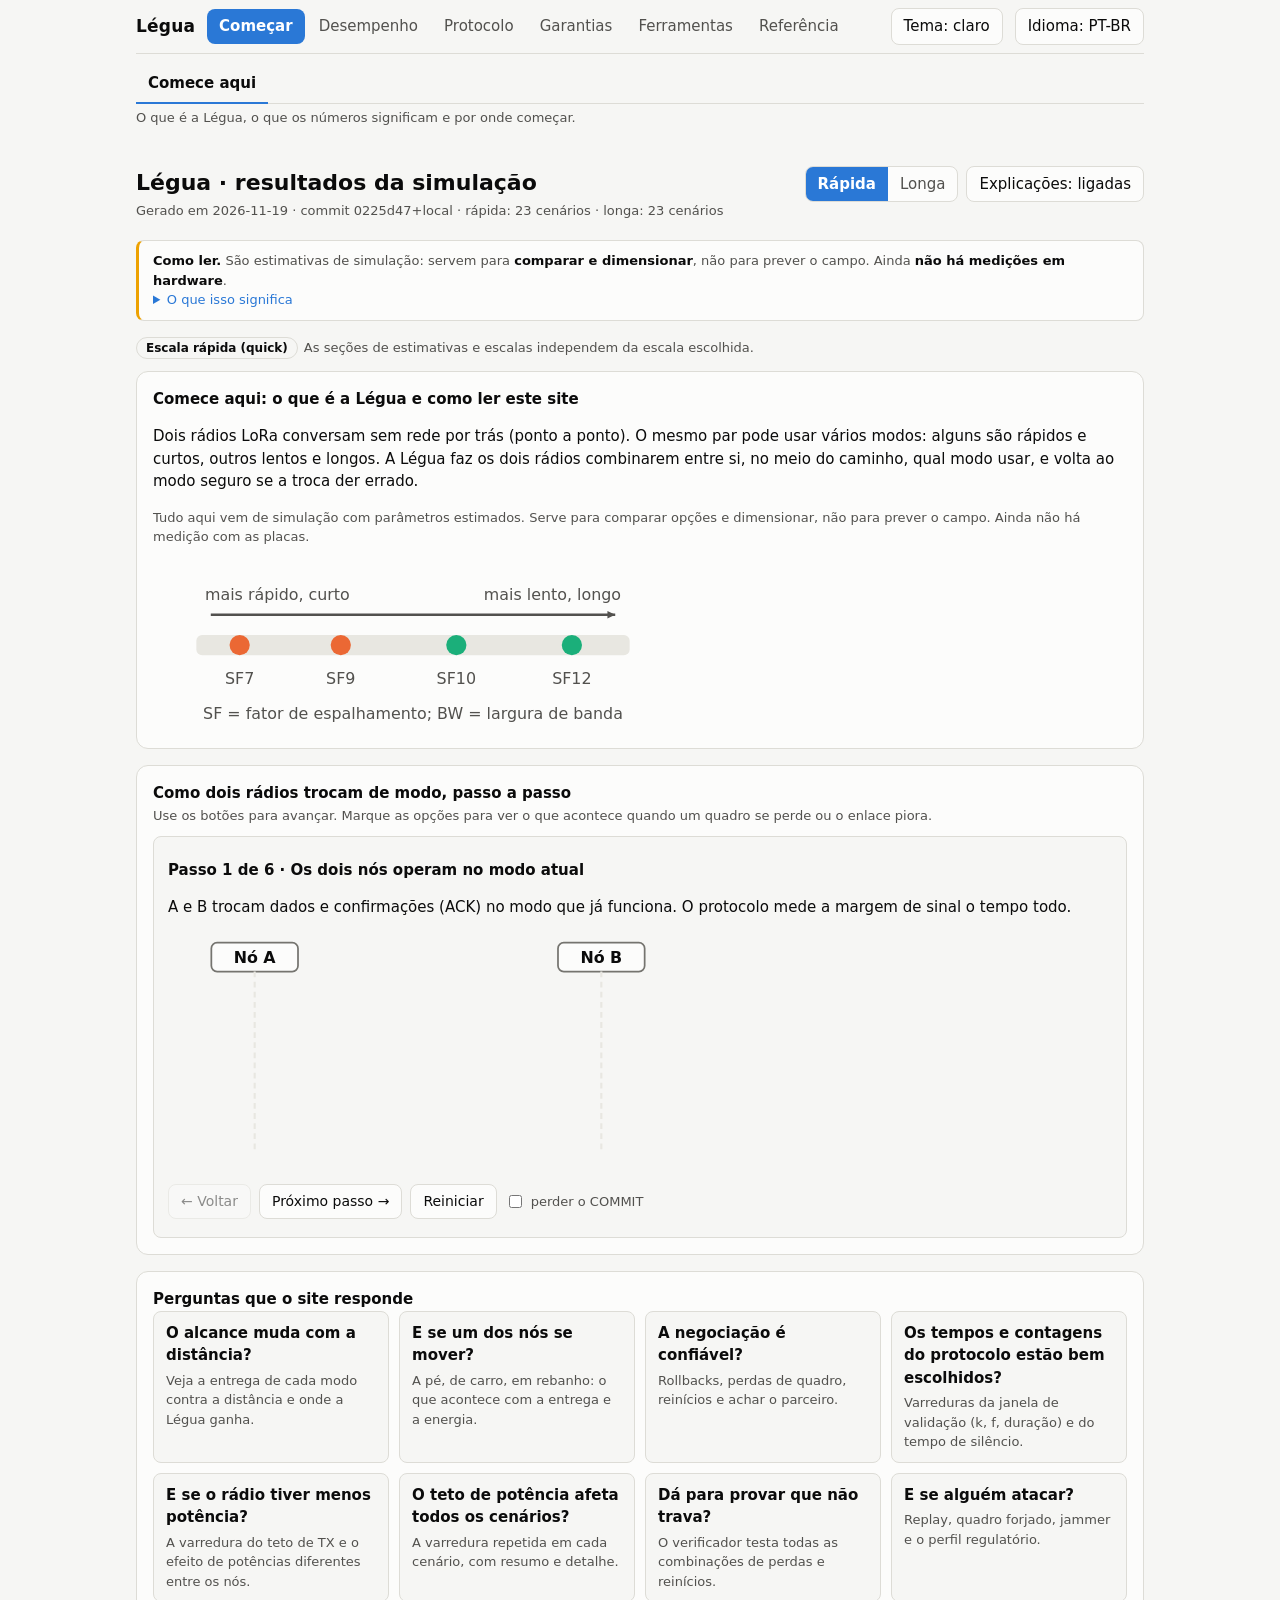
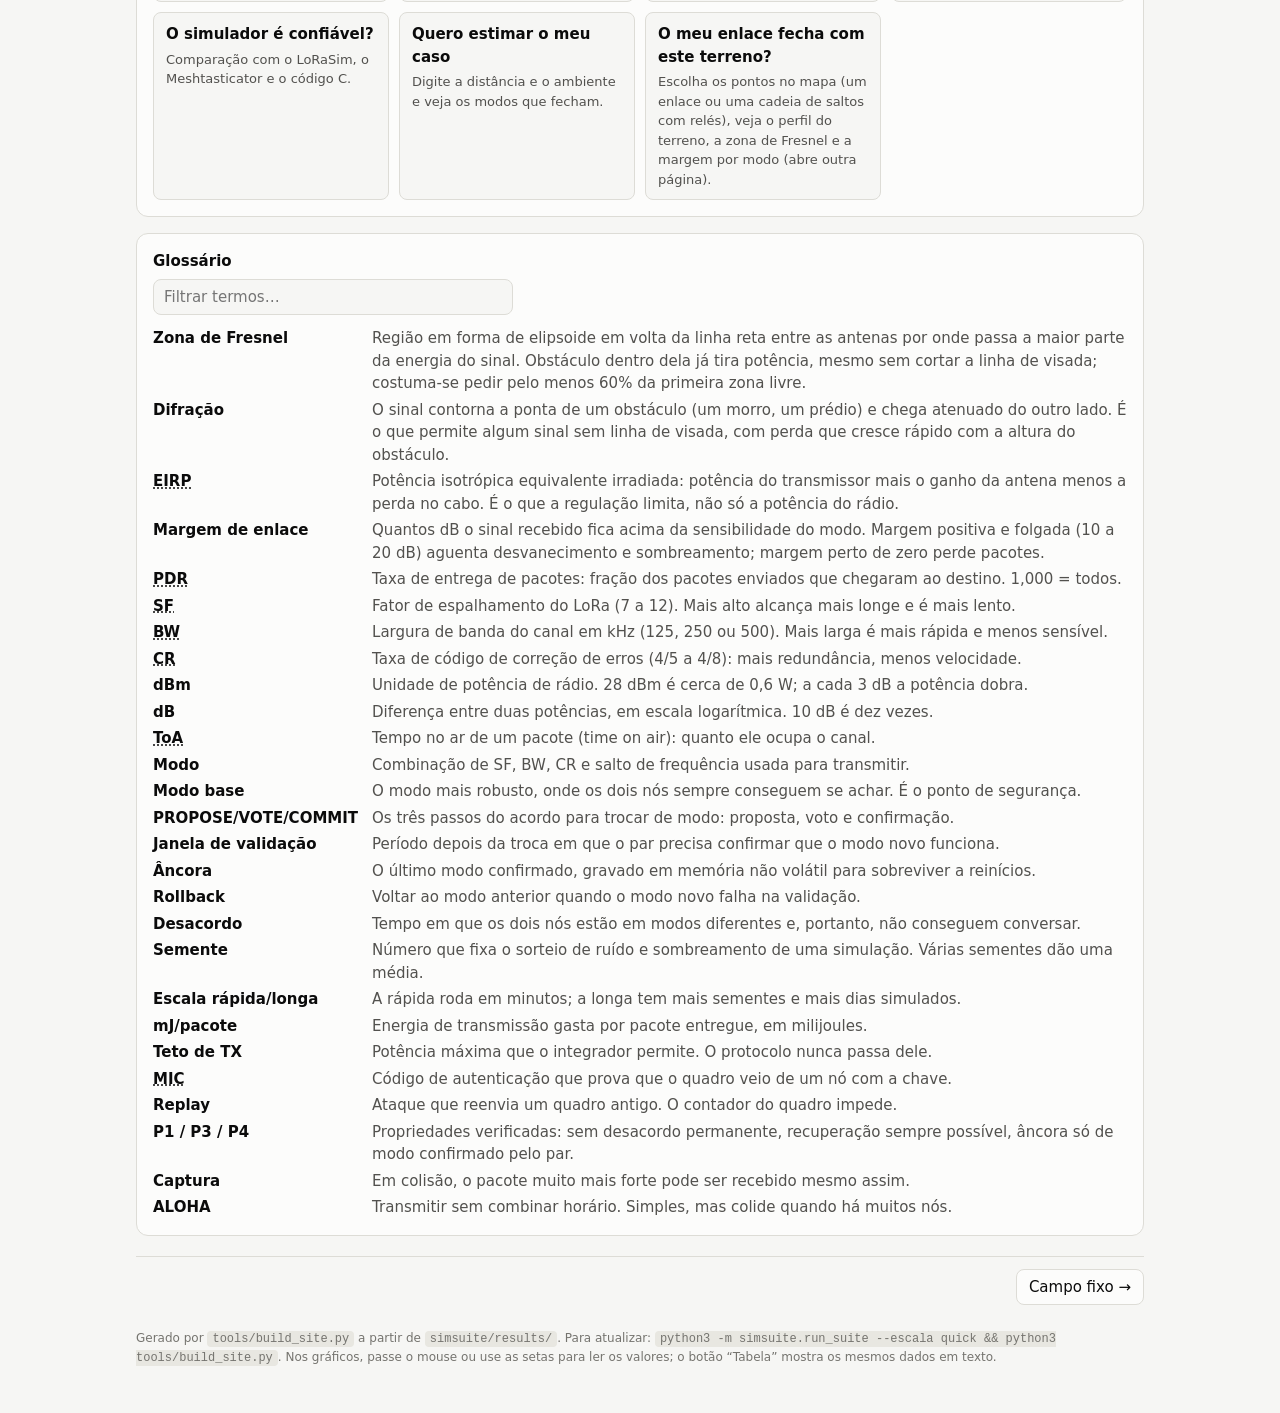
<file: site/index.html>
<!doctype html>
<html lang="pt-BR">
<head>
<meta charset="utf-8">
<meta name="viewport" content="width=device-width, initial-scale=1">
<title>Légua · Resultados</title>
<meta name="description" content="Resultados da suíte de simulação da Légua, biblioteca LoRa P2P com adaptação negociada de modo.">
<link rel="stylesheet" href="style.css">
<link rel="manifest" href="manifest.webmanifest">
<meta name="theme-color" content="#2a78d6">
<link rel="icon" href="icone.svg" type="image/svg+xml">
</head>
<body>
<div class="wrap">
  <div id="gnav"></div>
  <header class="top">
    <div>
      <h1>Légua · resultados da simulação</h1>
      <p class="sub" id="meta"></p>
    </div>
    <div class="hdr-controls">
      <div class="seg" id="scale" role="radiogroup" aria-label="Escala dos resultados"></div>
      <button class="btn" id="expl" type="button" aria-pressed="true" title="Mostrar ou ocultar as explicações e os diagramas">Explicações: ligadas</button>
    </div>
  </header>
  <div class="notice">
    <b>Como ler.</b> São estimativas de simulação: servem para <b>comparar e dimensionar</b>, não para prever o campo. Ainda
    <b>não há medições em hardware</b>.
    <details><summary style="cursor:pointer;color:var(--accent)">O que isso significa</summary>
      Todos os números saem de modelos com parâmetros <b>estimados</b> (canal, corrente do PA, deriva, interferência). O perfil
      regulatório BR-2026 vem de fonte secundária e está <b>nao_verificado</b>; nada aqui afirma conformidade ou homologação.
      Os experimentos com as placas Heltec serão feitos em repositório próprio e, quando existirem, calibram estes modelos.
    </details>
  </div>
  <p class="scalebar" id="scalebar"></p>
  <main id="panel" role="tabpanel" tabindex="-1"></main>
  <footer>
    Gerado por <code>tools/build_site.py</code> a partir de <code>simsuite/results/</code>. Para atualizar:
    <code>python3 -m simsuite.run_suite --escala quick &amp;&amp; python3 tools/build_site.py</code>.
    Nos gráficos, passe o mouse ou use as setas para ler os valores; o botão “Tabela” mostra os mesmos dados em texto.
  </footer>
</div>
<script src="data.js"></script>
<script src="i18n_en.js"></script>
<script src="i18n.js"></script>
<script src="nav.js"></script>
<script src="citar.js"></script>
<script src="evidencia.js"></script>
<script src="calculadoras.js"></script>
<script src="calc_ui.js"></script>
<script src="pacote.js"></script>
<script src="pacote_ui.js"></script>
<script src="medicoes.js"></script>
<script src="medicoes_ui.js"></script>
<script src="sensibilidade.js"></script>
<script src="sensibilidade_ui.js"></script>
<script src="rastros.js"></script>
<script src="rastros_ui.js"></script>
<script src="spec_ui.js"></script>
<script src="estimator.js"></script>
<script src="explica.js"></script>
<script src="perfil_c.js"></script>
<script src="app.js"></script>
</body>
</html>
</file>
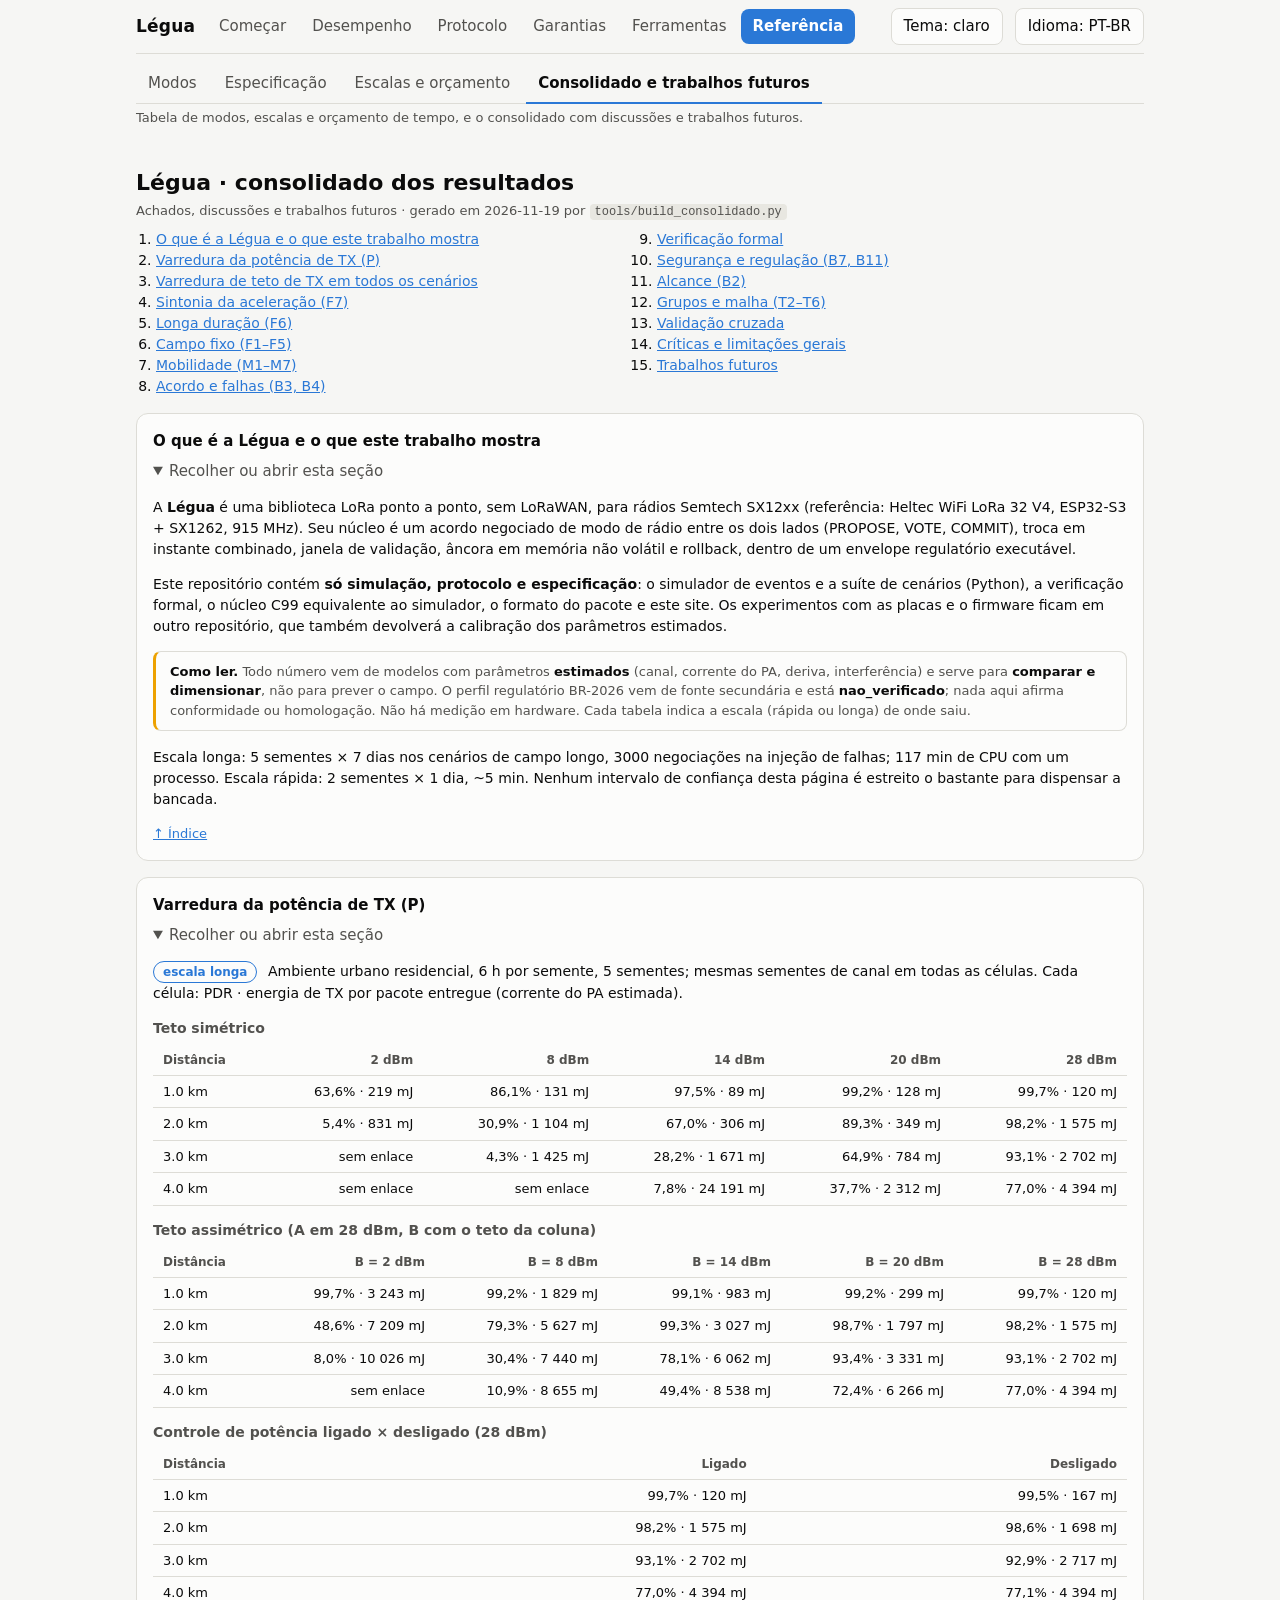
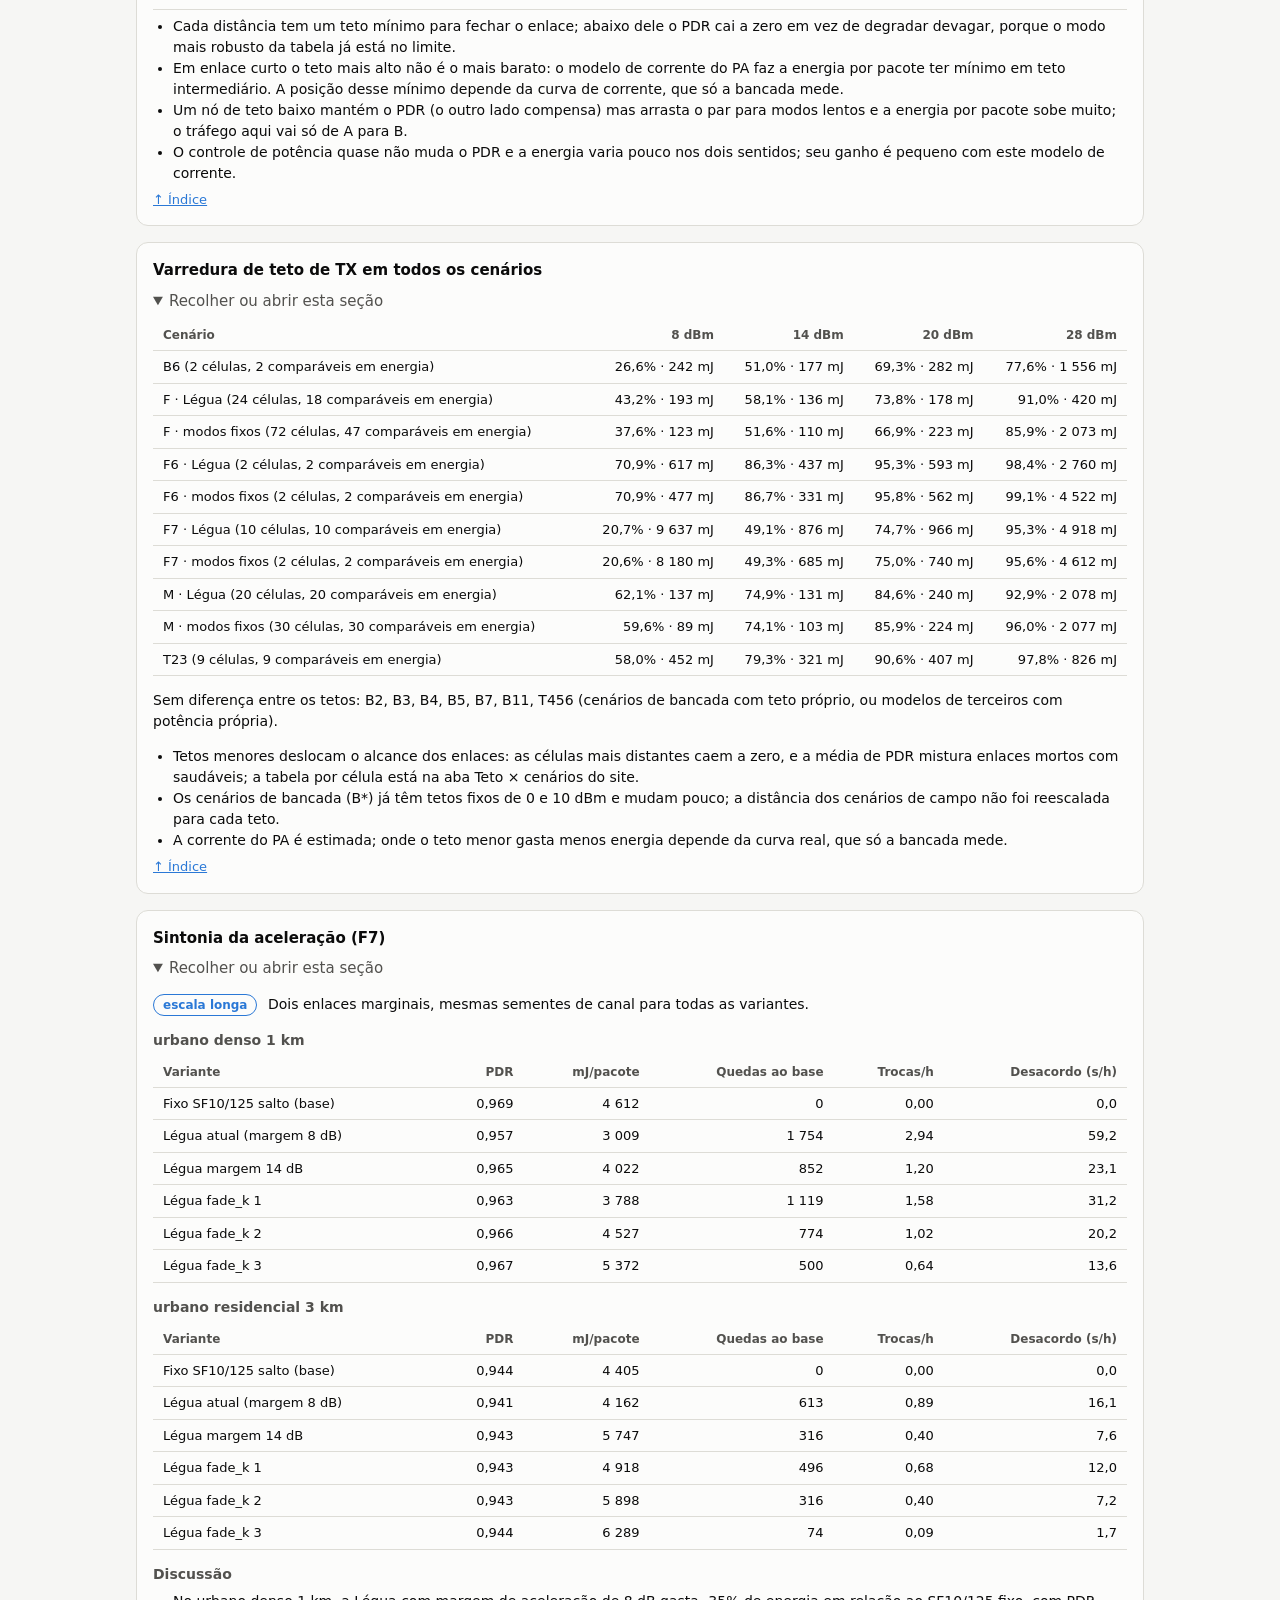
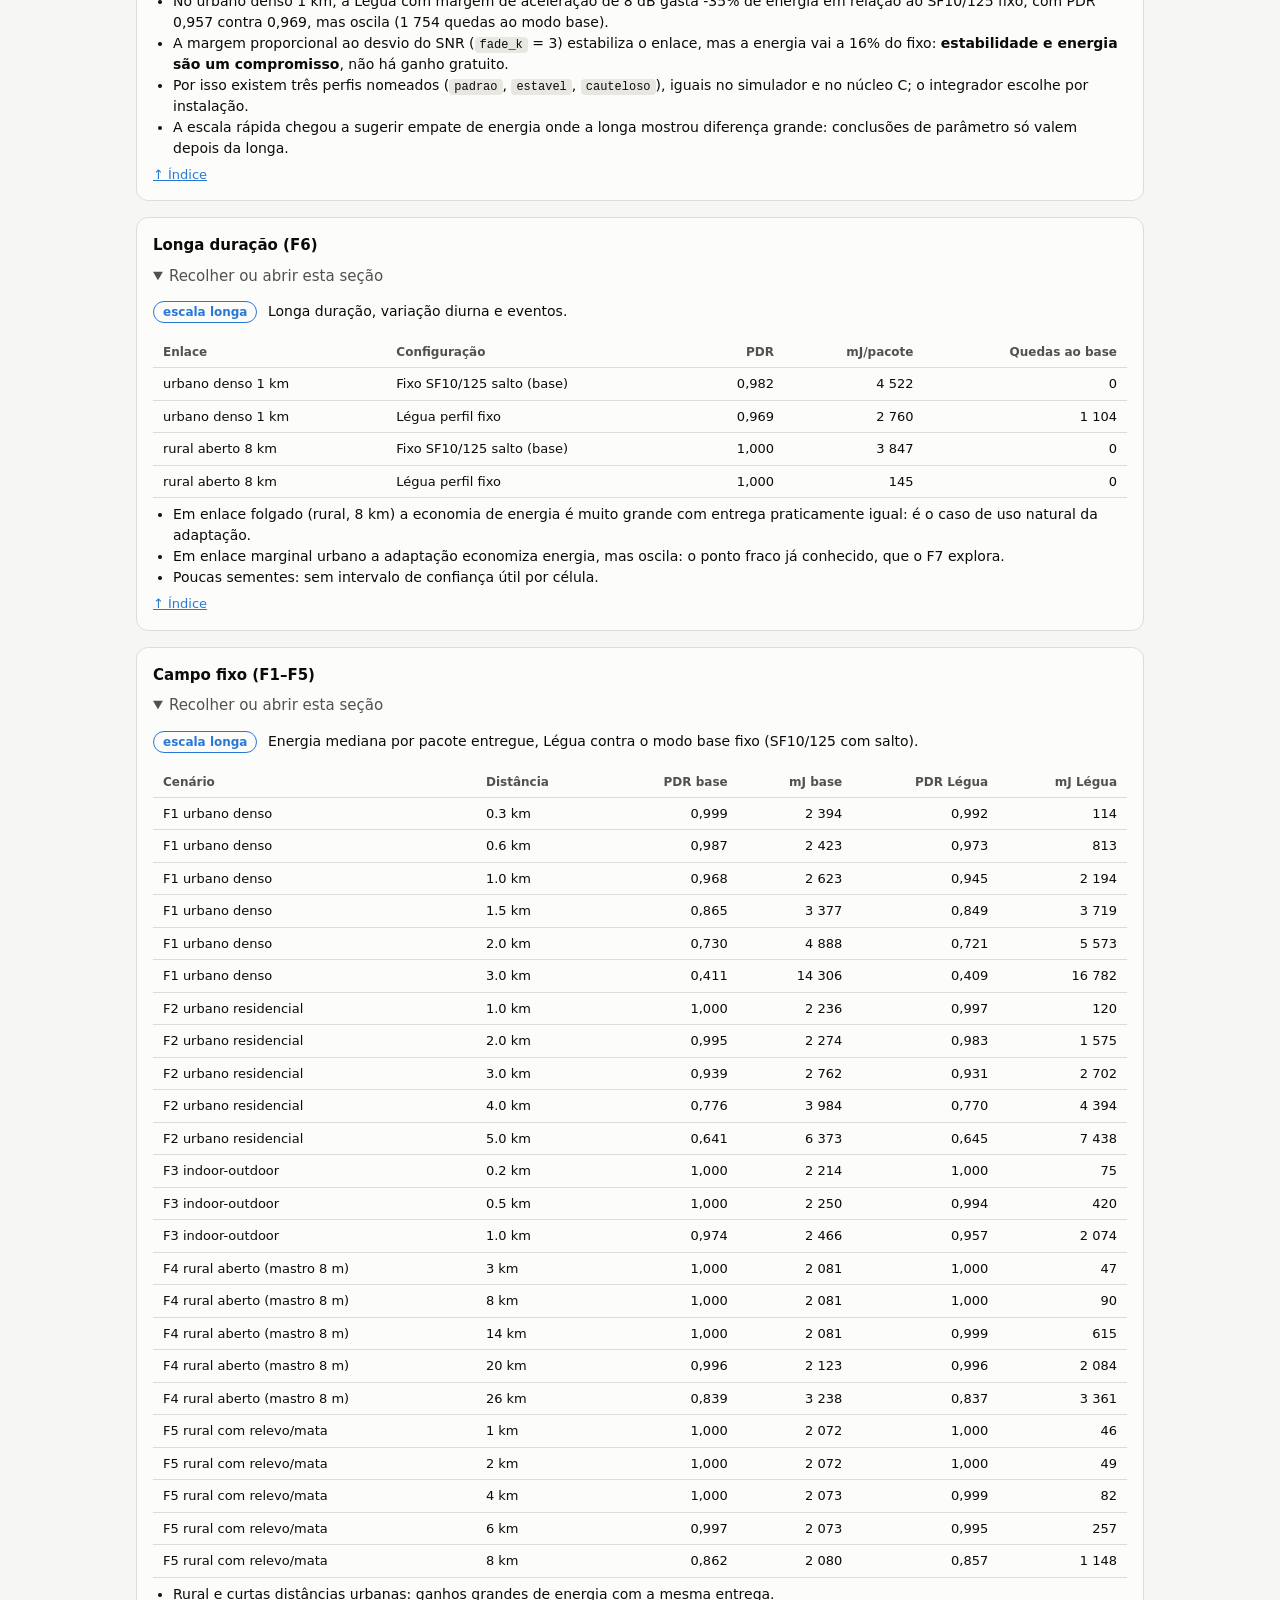
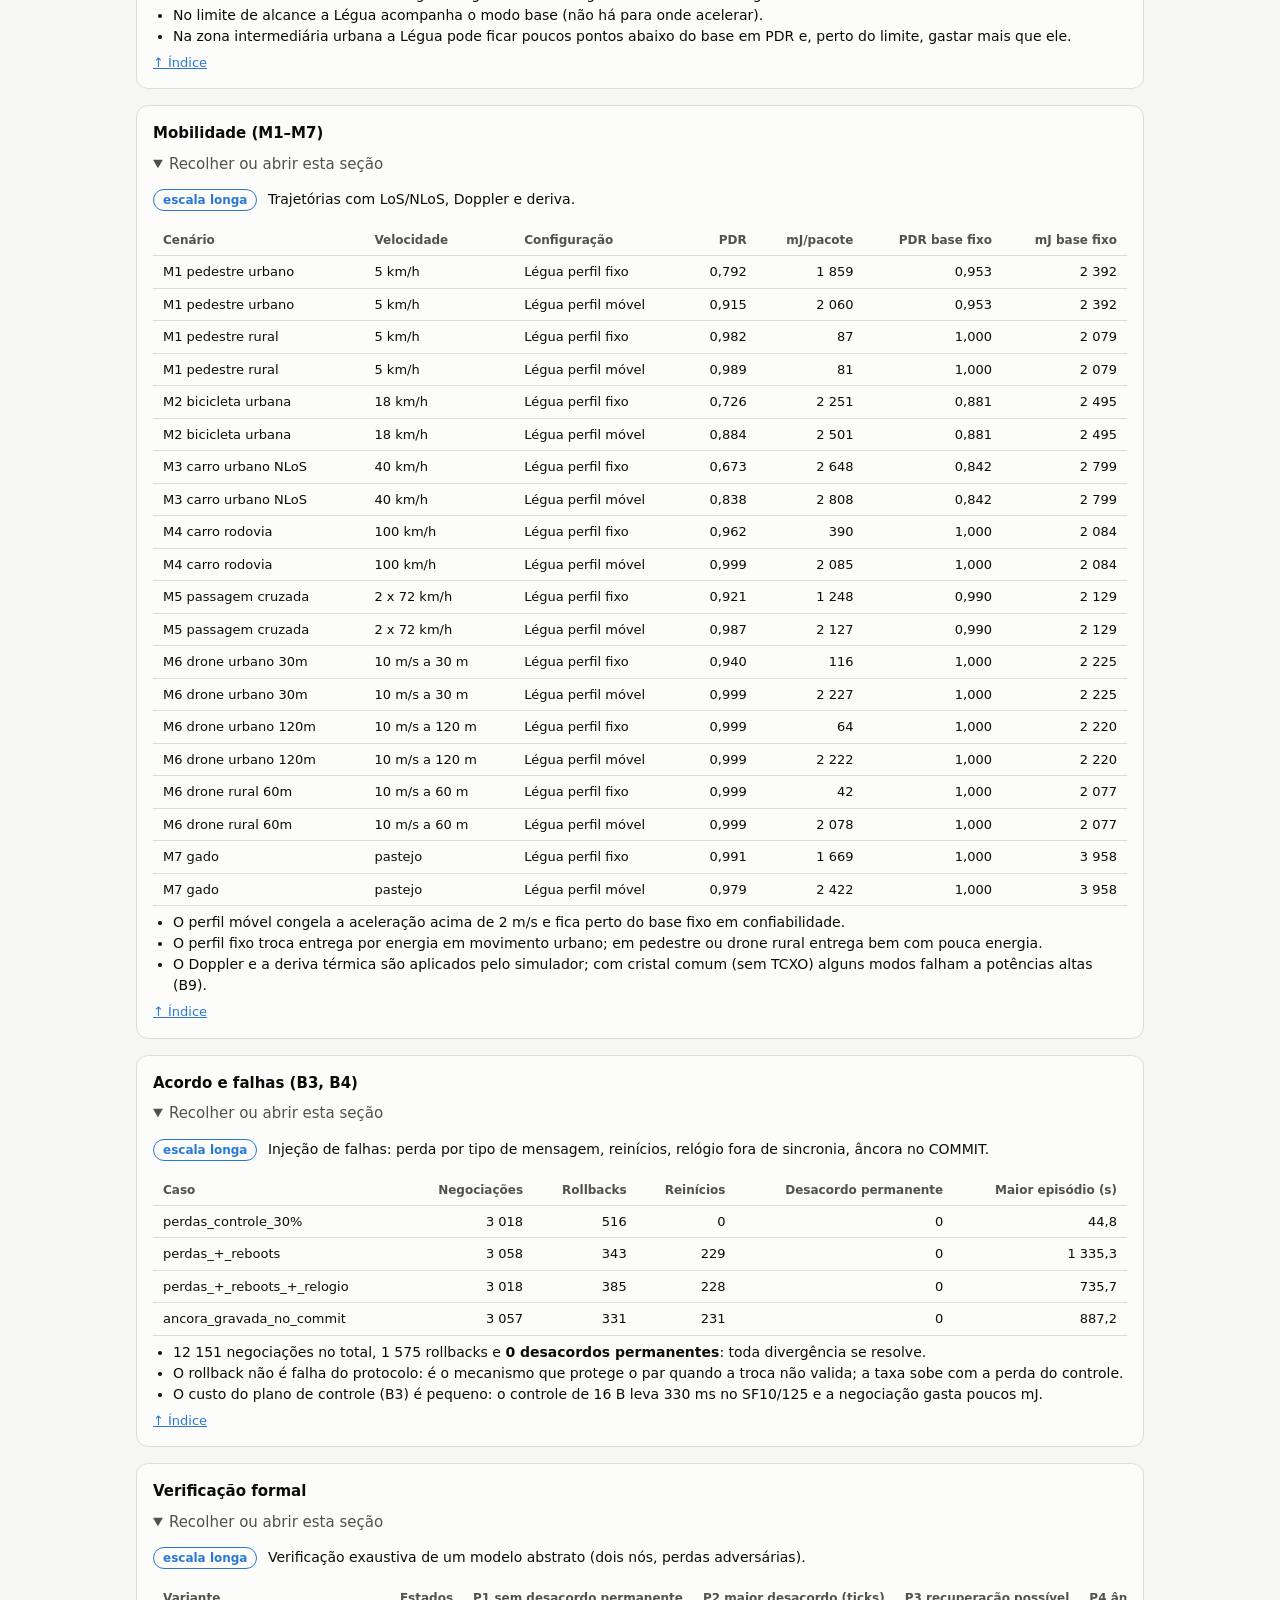
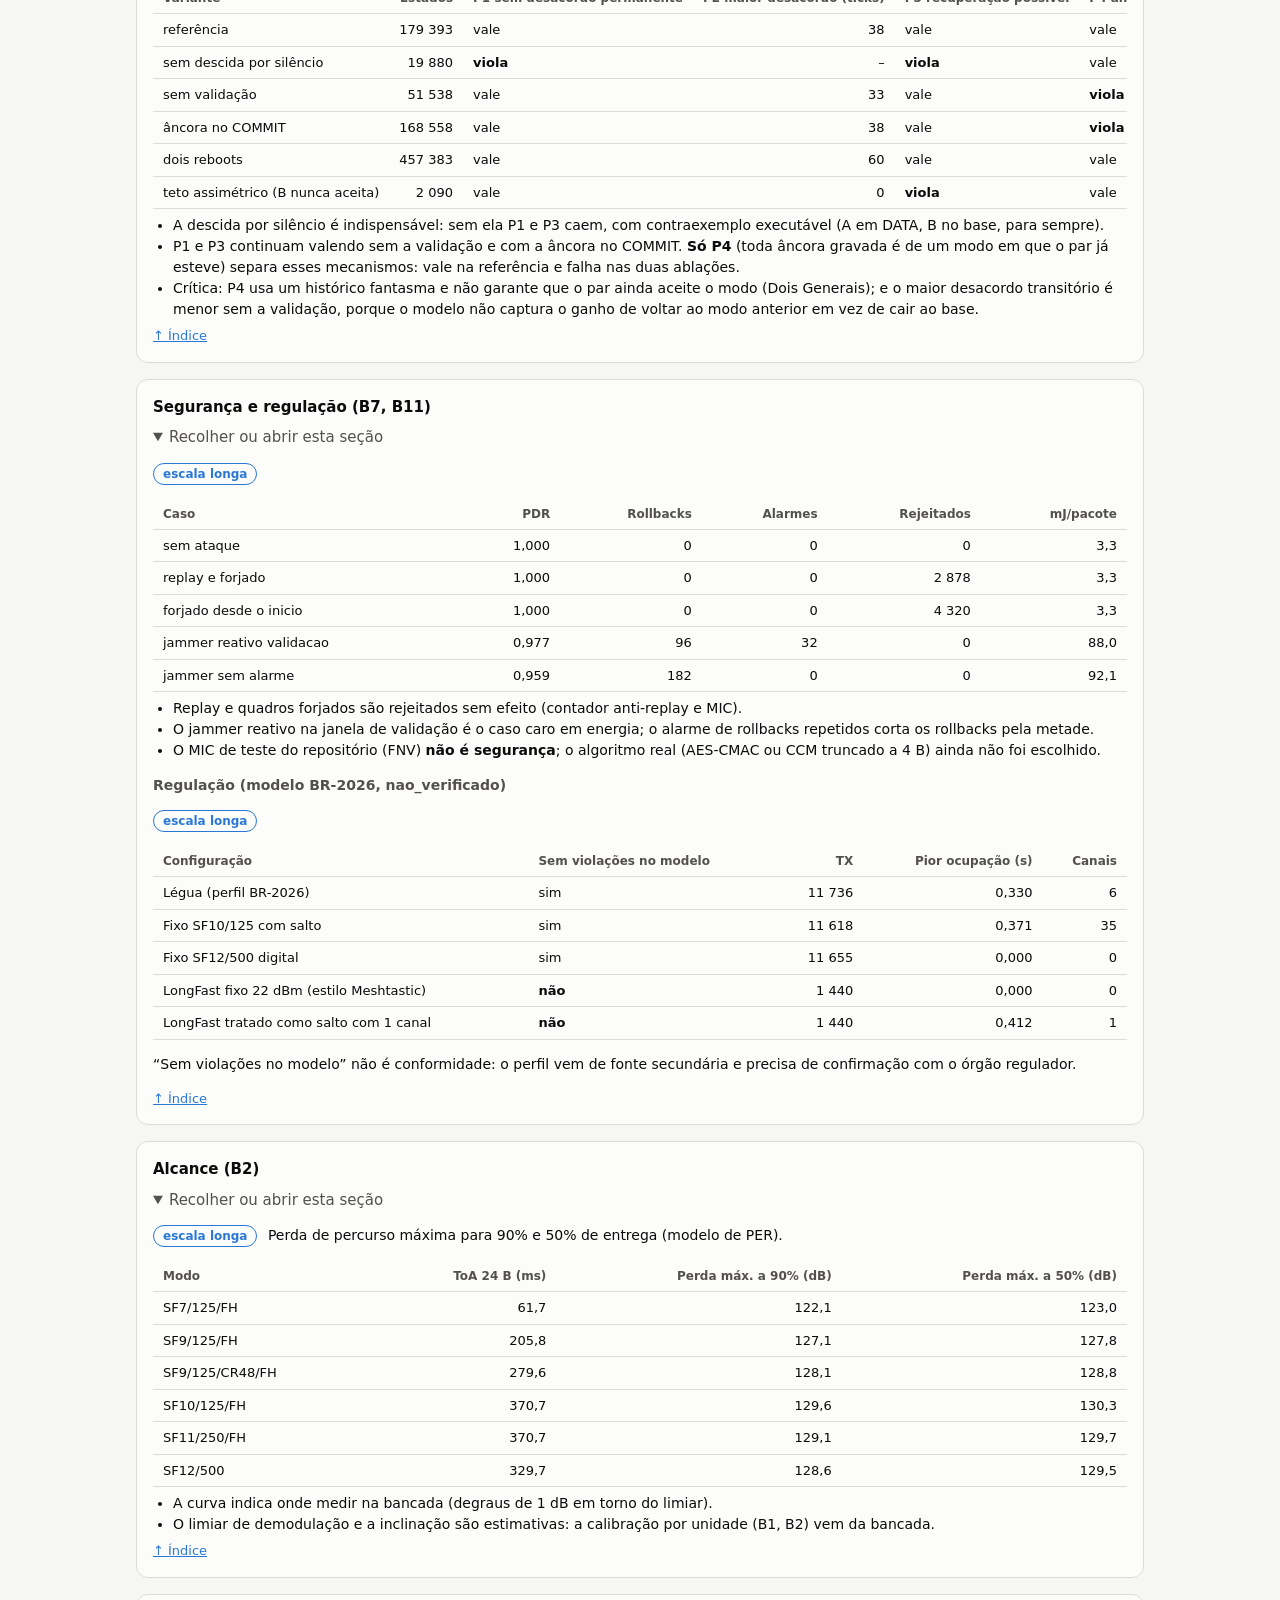
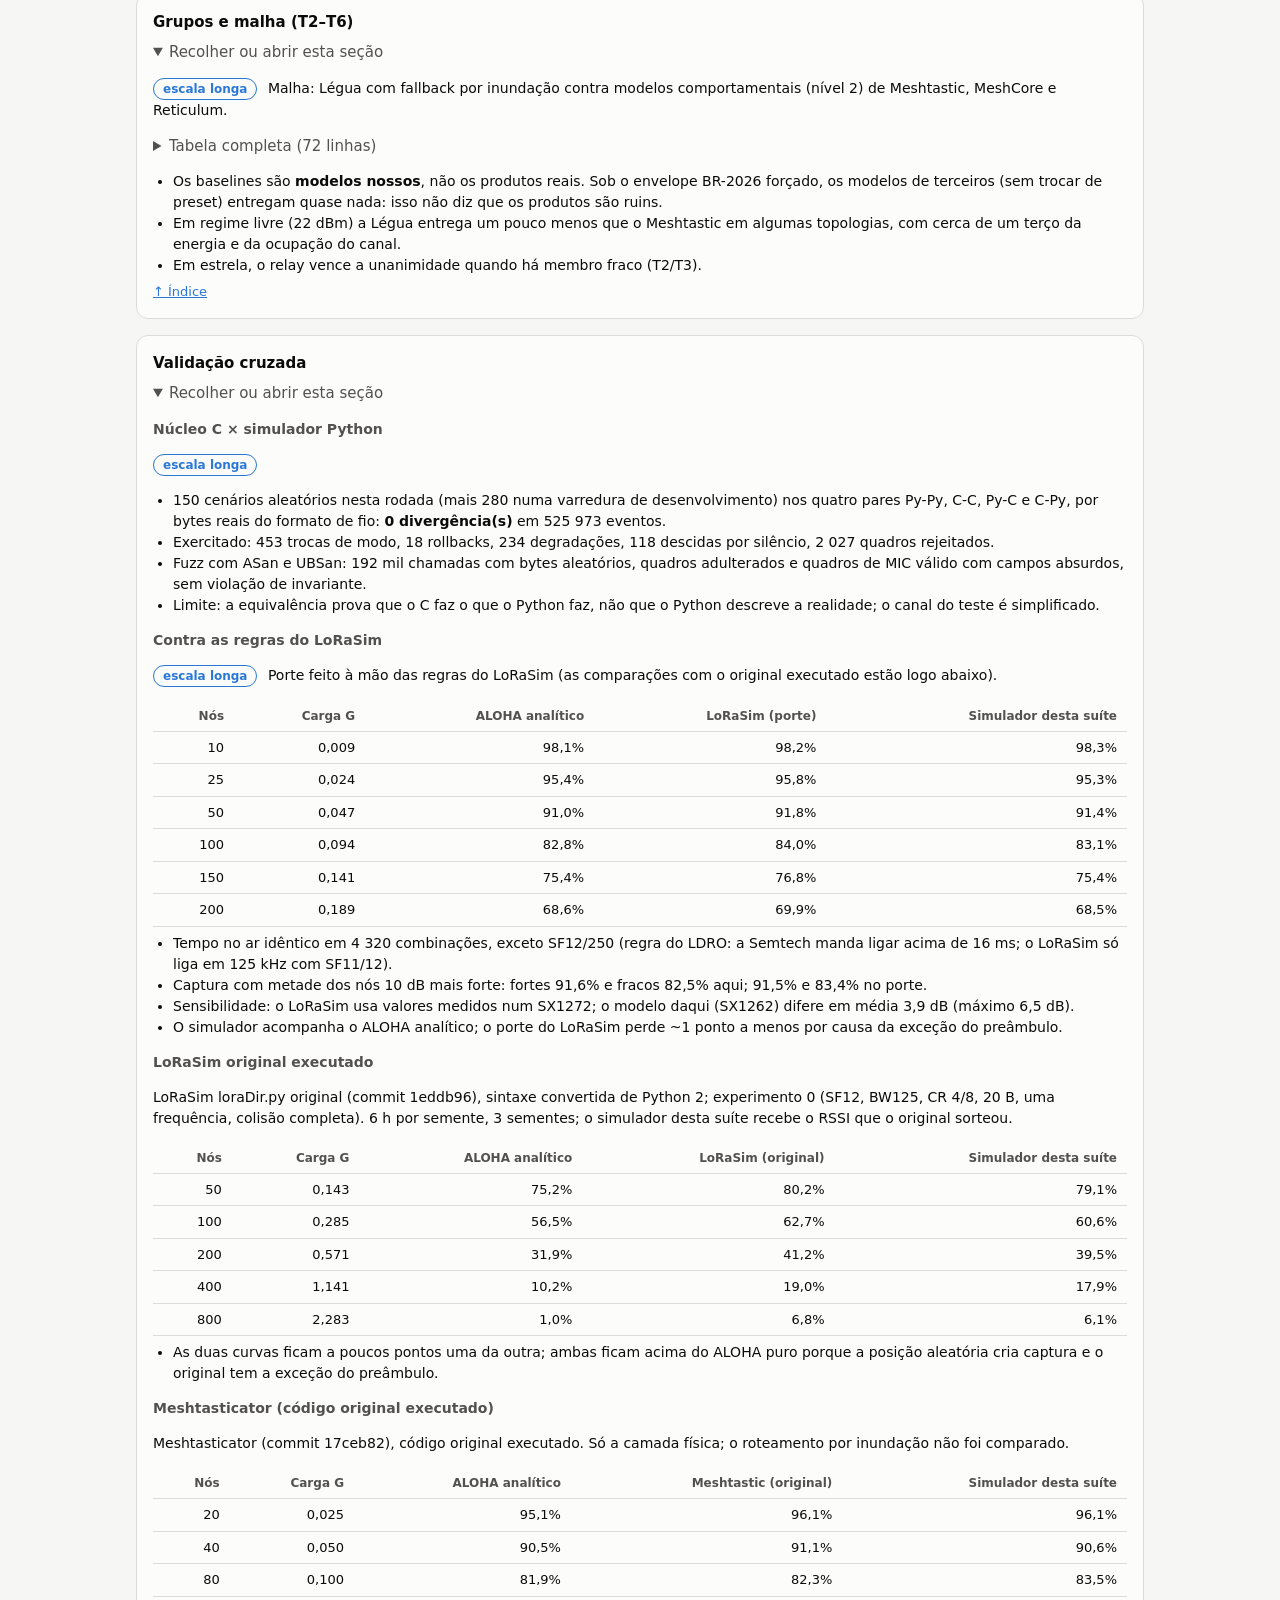
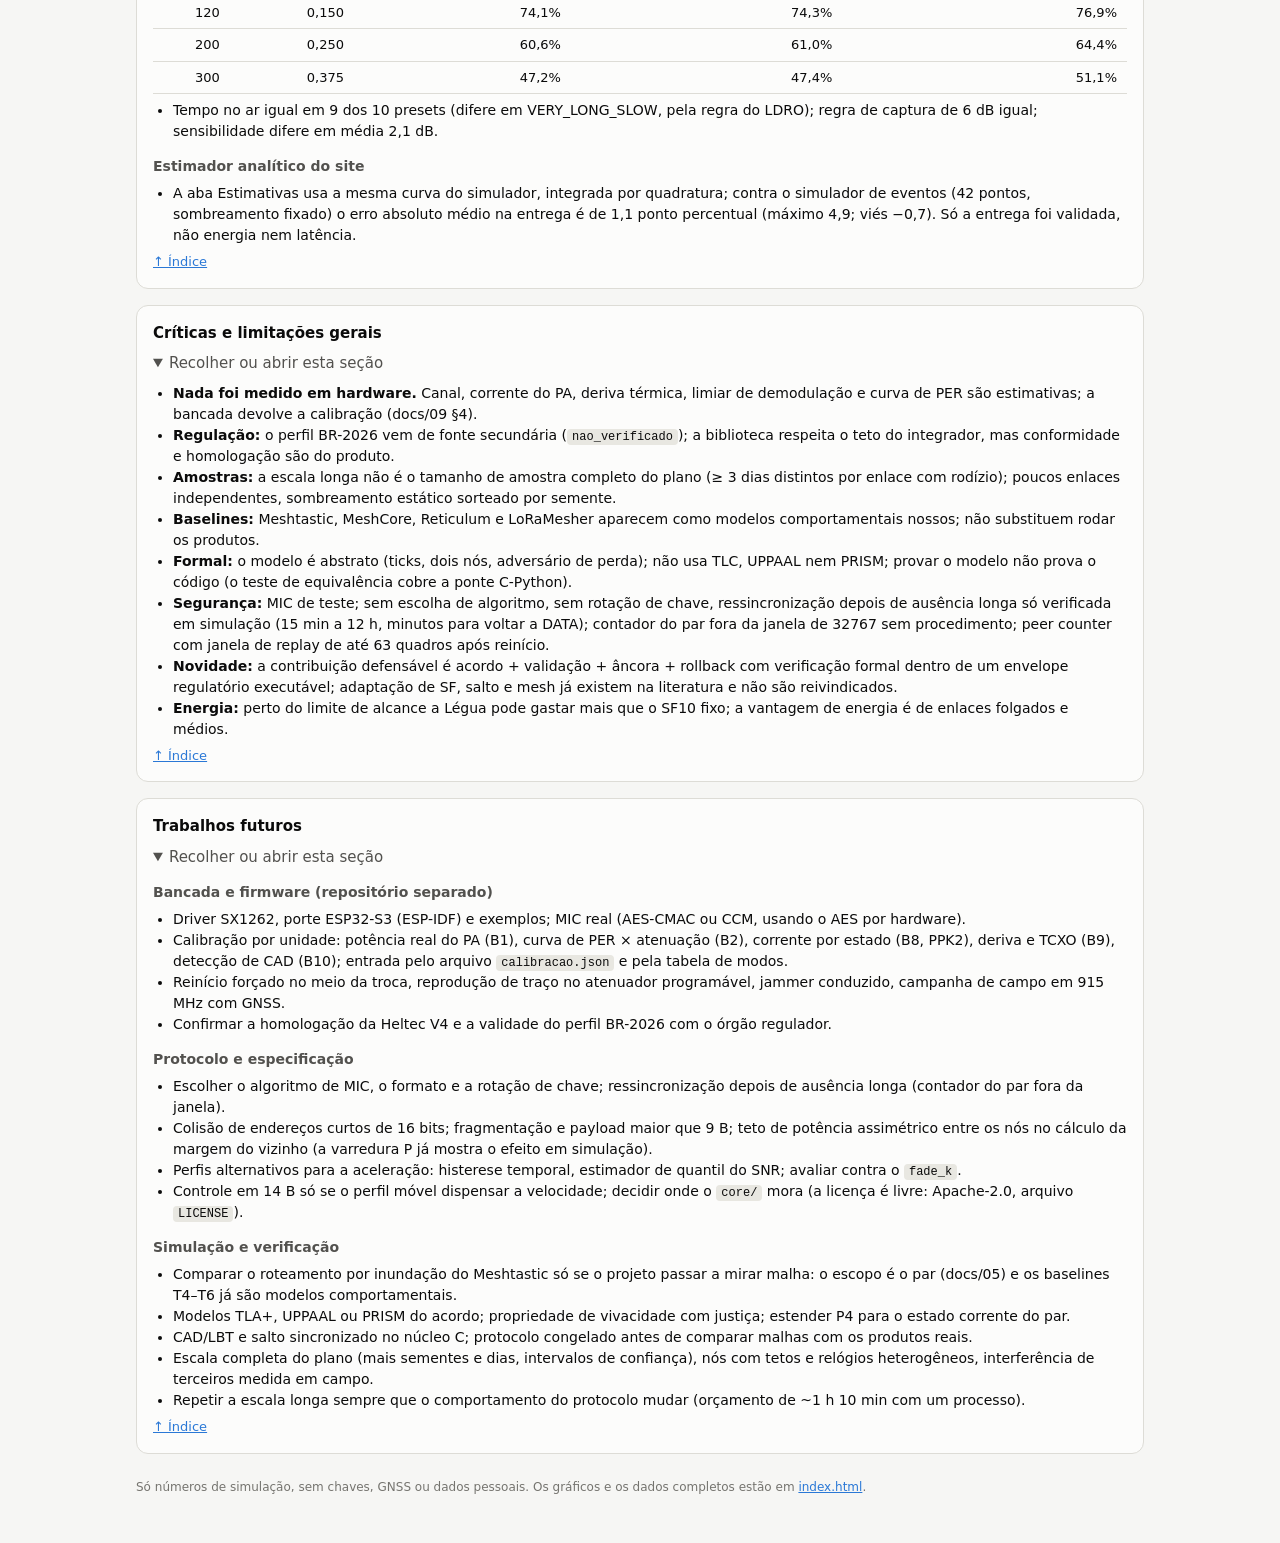
<file: site/consolidado.html>
<!doctype html>
<html lang="pt-BR">
<head>
<meta charset="utf-8">
<meta name="viewport" content="width=device-width, initial-scale=1">
<title>Légua · Consolidado</title>
<meta name="description" content="Consolidado dos resultados, das discussões e dos trabalhos futuros da simulação da Légua.">
<link rel="stylesheet" href="style.css">
<link rel="manifest" href="manifest.webmanifest">
<meta name="theme-color" content="#2a78d6">
<link rel="icon" href="icone.svg" type="image/svg+xml">
<style>
 .toc { columns: 2 260px; margin: 0 0 16px; padding-left: 20px; font-size: 14px; }
 section h3 { font-size: 14px; margin: 14px 0 6px; color: var(--text-2); }
 section p, section li { font-size: 14px; }
 section ul { padding-left: 20px; margin: 6px 0; }
 details summary { cursor: pointer; margin: 8px 0; color: var(--text-2); }
 a { color: var(--accent); }
</style>
</head>
<body>
<div class="wrap">
  <div id="gnav"></div>
  <header class="top">
    <div>
      <h1>Légua · consolidado dos resultados</h1>
      <p class="sub">Achados, discussões e trabalhos futuros · gerado em 2026-11-19 por <code>tools/build_consolidado.py</code></p>
    </div>
  </header>
  <nav aria-label="Seções" id="indice"><ol class="toc"><li><a href="#resumo">O que é a Légua e o que este trabalho mostra</a></li><li><a href="#potencia">Varredura da potência de TX (P)</a></li><li><a href="#tetos">Varredura de teto de TX em todos os cenários</a></li><li><a href="#sintonia">Sintonia da aceleração (F7)</a></li><li><a href="#longa">Longa duração (F6)</a></li><li><a href="#campo">Campo fixo (F1–F5)</a></li><li><a href="#mobilidade">Mobilidade (M1–M7)</a></li><li><a href="#acordo">Acordo e falhas (B3, B4)</a></li><li><a href="#formal">Verificação formal</a></li><li><a href="#seguranca">Segurança e regulação (B7, B11)</a></li><li><a href="#alcance">Alcance (B2)</a></li><li><a href="#malha">Grupos e malha (T2–T6)</a></li><li><a href="#validacao">Validação cruzada</a></li><li><a href="#criticas">Críticas e limitações gerais</a></li><li><a href="#futuro">Trabalhos futuros</a></li></ol></nav>
  <section class="card" id="resumo"><h2>O que é a Légua e o que este trabalho mostra</h2><details open><summary class="sem-impressao" style="cursor:pointer">Recolher ou abrir esta seção</summary>
<p>A <b>Légua</b> é uma biblioteca LoRa ponto a ponto, sem LoRaWAN, para rádios Semtech SX12xx
(referência: Heltec WiFi LoRa 32 V4, ESP32-S3 + SX1262, 915 MHz). Seu núcleo é um acordo negociado de modo de rádio
entre os dois lados (PROPOSE, VOTE, COMMIT), troca em instante combinado, janela de validação, âncora em memória não
volátil e rollback, dentro de um envelope regulatório executável.</p>
<p>Este repositório contém <b>só simulação, protocolo e especificação</b>: o simulador de eventos e a suíte de cenários
(Python), a verificação formal, o núcleo C99 equivalente ao simulador, o formato do pacote e este site. Os
experimentos com as placas e o firmware ficam em outro repositório, que também devolverá a calibração dos parâmetros
estimados.</p>
<div class="notice"><b>Como ler.</b> Todo número vem de modelos com parâmetros <b>estimados</b> (canal, corrente do PA,
deriva, interferência) e serve para <b>comparar e dimensionar</b>, não para prever o campo. O perfil regulatório BR-2026
vem de fonte secundária e está <b>nao_verificado</b>; nada aqui afirma conformidade ou homologação. Não há medição em
hardware. Cada tabela indica a escala (rápida ou longa) de onde saiu.</div>
<p>Escala longa: 5 sementes × 7 dias nos cenários de campo longo, 3000 negociações na injeção de falhas;
117 min de CPU com um processo. Escala rápida: 2 sementes × 1 dia, ~5 min. Nenhum intervalo de
confiança desta página é estreito o bastante para dispensar a bancada.</p>
</details><p class="sub sem-impressao"><a href="#indice">↑ Índice</a></p></section><section class="card" id="potencia"><h2>Varredura da potência de TX (P)</h2><details open><summary class="sem-impressao" style="cursor:pointer">Recolher ou abrir esta seção</summary><p><span class="badge full">escala longa</span> Ambiente urbano residencial, 6 h por semente, 5 sementes; mesmas sementes de canal em todas as células. Cada célula: PDR · energia de TX por pacote entregue (corrente do PA estimada).</p><h3>Teto simétrico</h3><div class="tw"><table><thead><tr><th class="">Distância</th><th class="n">2 dBm</th><th class="n">8 dBm</th><th class="n">14 dBm</th><th class="n">20 dBm</th><th class="n">28 dBm</th></tr></thead><tbody><tr><td class="">1.0 km</td><td class="n">63,6% · 219 mJ</td><td class="n">86,1% · 131 mJ</td><td class="n">97,5% · 89 mJ</td><td class="n">99,2% · 128 mJ</td><td class="n">99,7% · 120 mJ</td></tr><tr><td class="">2.0 km</td><td class="n">5,4% · 831 mJ</td><td class="n">30,9% · 1 104 mJ</td><td class="n">67,0% · 306 mJ</td><td class="n">89,3% · 349 mJ</td><td class="n">98,2% · 1 575 mJ</td></tr><tr><td class="">3.0 km</td><td class="n">sem enlace</td><td class="n">4,3% · 1 425 mJ</td><td class="n">28,2% · 1 671 mJ</td><td class="n">64,9% · 784 mJ</td><td class="n">93,1% · 2 702 mJ</td></tr><tr><td class="">4.0 km</td><td class="n">sem enlace</td><td class="n">sem enlace</td><td class="n">7,8% · 24 191 mJ</td><td class="n">37,7% · 2 312 mJ</td><td class="n">77,0% · 4 394 mJ</td></tr></tbody></table></div><h3>Teto assimétrico (A em 28 dBm, B com o teto da coluna)</h3><div class="tw"><table><thead><tr><th class="">Distância</th><th class="n">B = 2 dBm</th><th class="n">B = 8 dBm</th><th class="n">B = 14 dBm</th><th class="n">B = 20 dBm</th><th class="n">B = 28 dBm</th></tr></thead><tbody><tr><td class="">1.0 km</td><td class="n">99,7% · 3 243 mJ</td><td class="n">99,2% · 1 829 mJ</td><td class="n">99,1% · 983 mJ</td><td class="n">99,2% · 299 mJ</td><td class="n">99,7% · 120 mJ</td></tr><tr><td class="">2.0 km</td><td class="n">48,6% · 7 209 mJ</td><td class="n">79,3% · 5 627 mJ</td><td class="n">99,3% · 3 027 mJ</td><td class="n">98,7% · 1 797 mJ</td><td class="n">98,2% · 1 575 mJ</td></tr><tr><td class="">3.0 km</td><td class="n">8,0% · 10 026 mJ</td><td class="n">30,4% · 7 440 mJ</td><td class="n">78,1% · 6 062 mJ</td><td class="n">93,4% · 3 331 mJ</td><td class="n">93,1% · 2 702 mJ</td></tr><tr><td class="">4.0 km</td><td class="n">sem enlace</td><td class="n">10,9% · 8 655 mJ</td><td class="n">49,4% · 8 538 mJ</td><td class="n">72,4% · 6 266 mJ</td><td class="n">77,0% · 4 394 mJ</td></tr></tbody></table></div><h3>Controle de potência ligado × desligado (28 dBm)</h3><div class="tw"><table><thead><tr><th class="">Distância</th><th class="n">Ligado</th><th class="n">Desligado</th></tr></thead><tbody><tr><td class="">1.0 km</td><td class="n">99,7% · 120 mJ</td><td class="n">99,5% · 167 mJ</td></tr><tr><td class="">2.0 km</td><td class="n">98,2% · 1 575 mJ</td><td class="n">98,6% · 1 698 mJ</td></tr><tr><td class="">3.0 km</td><td class="n">93,1% · 2 702 mJ</td><td class="n">92,9% · 2 717 mJ</td></tr><tr><td class="">4.0 km</td><td class="n">77,0% · 4 394 mJ</td><td class="n">77,1% · 4 394 mJ</td></tr></tbody></table></div><ul><li>Cada distância tem um teto mínimo para fechar o enlace; abaixo dele o PDR cai a zero em vez de degradar devagar, porque o modo mais robusto da tabela já está no limite.</li><li>Em enlace curto o teto mais alto não é o mais barato: o modelo de corrente do PA faz a energia por pacote ter mínimo em teto intermediário. A posição desse mínimo depende da curva de corrente, que só a bancada mede.</li><li>Um nó de teto baixo mantém o PDR (o outro lado compensa) mas arrasta o par para modos lentos e a energia por pacote sobe muito; o tráfego aqui vai só de A para B.</li><li>O controle de potência quase não muda o PDR e a energia varia pouco nos dois sentidos; seu ganho é pequeno com este modelo de corrente.</li></ul></details><p class="sub sem-impressao"><a href="#indice">↑ Índice</a></p></section><section class="card" id="tetos"><h2>Varredura de teto de TX em todos os cenários</h2><details open><summary class="sem-impressao" style="cursor:pointer">Recolher ou abrir esta seção</summary><div class="tw"><table><thead><tr><th class="">Cenário</th><th class="n">8 dBm</th><th class="n">14 dBm</th><th class="n">20 dBm</th><th class="n">28 dBm</th></tr></thead><tbody><tr><td class="">B6 (2 células, 2 comparáveis em energia)</td><td class="n">26,6% · 242 mJ</td><td class="n">51,0% · 177 mJ</td><td class="n">69,3% · 282 mJ</td><td class="n">77,6% · 1 556 mJ</td></tr><tr><td class="">F · Légua (24 células, 18 comparáveis em energia)</td><td class="n">43,2% · 193 mJ</td><td class="n">58,1% · 136 mJ</td><td class="n">73,8% · 178 mJ</td><td class="n">91,0% · 420 mJ</td></tr><tr><td class="">F · modos fixos (72 células, 47 comparáveis em energia)</td><td class="n">37,6% · 123 mJ</td><td class="n">51,6% · 110 mJ</td><td class="n">66,9% · 223 mJ</td><td class="n">85,9% · 2 073 mJ</td></tr><tr><td class="">F6 · Légua (2 células, 2 comparáveis em energia)</td><td class="n">70,9% · 617 mJ</td><td class="n">86,3% · 437 mJ</td><td class="n">95,3% · 593 mJ</td><td class="n">98,4% · 2 760 mJ</td></tr><tr><td class="">F6 · modos fixos (2 células, 2 comparáveis em energia)</td><td class="n">70,9% · 477 mJ</td><td class="n">86,7% · 331 mJ</td><td class="n">95,8% · 562 mJ</td><td class="n">99,1% · 4 522 mJ</td></tr><tr><td class="">F7 · Légua (10 células, 10 comparáveis em energia)</td><td class="n">20,7% · 9 637 mJ</td><td class="n">49,1% · 876 mJ</td><td class="n">74,7% · 966 mJ</td><td class="n">95,3% · 4 918 mJ</td></tr><tr><td class="">F7 · modos fixos (2 células, 2 comparáveis em energia)</td><td class="n">20,6% · 8 180 mJ</td><td class="n">49,3% · 685 mJ</td><td class="n">75,0% · 740 mJ</td><td class="n">95,6% · 4 612 mJ</td></tr><tr><td class="">M · Légua (20 células, 20 comparáveis em energia)</td><td class="n">62,1% · 137 mJ</td><td class="n">74,9% · 131 mJ</td><td class="n">84,6% · 240 mJ</td><td class="n">92,9% · 2 078 mJ</td></tr><tr><td class="">M · modos fixos (30 células, 30 comparáveis em energia)</td><td class="n">59,6% · 89 mJ</td><td class="n">74,1% · 103 mJ</td><td class="n">85,9% · 224 mJ</td><td class="n">96,0% · 2 077 mJ</td></tr><tr><td class="">T23 (9 células, 9 comparáveis em energia)</td><td class="n">58,0% · 452 mJ</td><td class="n">79,3% · 321 mJ</td><td class="n">90,6% · 407 mJ</td><td class="n">97,8% · 826 mJ</td></tr></tbody></table></div><p>Sem diferença entre os tetos: B2, B3, B4, B5, B7, B11, T456 (cenários de bancada com teto próprio, ou modelos de terceiros com potência própria).</p><ul><li>Tetos menores deslocam o alcance dos enlaces: as células mais distantes caem a zero, e a média de PDR mistura enlaces mortos com saudáveis; a tabela por célula está na aba Teto × cenários do site.</li><li>Os cenários de bancada (B*) já têm tetos fixos de 0 e 10 dBm e mudam pouco; a distância dos cenários de campo não foi reescalada para cada teto.</li><li>A corrente do PA é estimada; onde o teto menor gasta menos energia depende da curva real, que só a bancada mede.</li></ul></details><p class="sub sem-impressao"><a href="#indice">↑ Índice</a></p></section><section class="card" id="sintonia"><h2>Sintonia da aceleração (F7)</h2><details open><summary class="sem-impressao" style="cursor:pointer">Recolher ou abrir esta seção</summary><p><span class="badge full">escala longa</span> Dois enlaces marginais, mesmas sementes de canal para todas as variantes.</p><h3>urbano denso 1 km</h3><div class="tw"><table><thead><tr><th class="">Variante</th><th class="n">PDR</th><th class="n">mJ/pacote</th><th class="n">Quedas ao base</th><th class="n">Trocas/h</th><th class="n">Desacordo (s/h)</th></tr></thead><tbody><tr><td class="">Fixo SF10/125 salto (base)</td><td class="n">0,969</td><td class="n">4 612</td><td class="n">0</td><td class="n">0,00</td><td class="n">0,0</td></tr><tr><td class="">Légua atual (margem 8 dB)</td><td class="n">0,957</td><td class="n">3 009</td><td class="n">1 754</td><td class="n">2,94</td><td class="n">59,2</td></tr><tr><td class="">Légua margem 14 dB</td><td class="n">0,965</td><td class="n">4 022</td><td class="n">852</td><td class="n">1,20</td><td class="n">23,1</td></tr><tr><td class="">Légua fade_k 1</td><td class="n">0,963</td><td class="n">3 788</td><td class="n">1 119</td><td class="n">1,58</td><td class="n">31,2</td></tr><tr><td class="">Légua fade_k 2</td><td class="n">0,966</td><td class="n">4 527</td><td class="n">774</td><td class="n">1,02</td><td class="n">20,2</td></tr><tr><td class="">Légua fade_k 3</td><td class="n">0,967</td><td class="n">5 372</td><td class="n">500</td><td class="n">0,64</td><td class="n">13,6</td></tr></tbody></table></div><h3>urbano residencial 3 km</h3><div class="tw"><table><thead><tr><th class="">Variante</th><th class="n">PDR</th><th class="n">mJ/pacote</th><th class="n">Quedas ao base</th><th class="n">Trocas/h</th><th class="n">Desacordo (s/h)</th></tr></thead><tbody><tr><td class="">Fixo SF10/125 salto (base)</td><td class="n">0,944</td><td class="n">4 405</td><td class="n">0</td><td class="n">0,00</td><td class="n">0,0</td></tr><tr><td class="">Légua atual (margem 8 dB)</td><td class="n">0,941</td><td class="n">4 162</td><td class="n">613</td><td class="n">0,89</td><td class="n">16,1</td></tr><tr><td class="">Légua margem 14 dB</td><td class="n">0,943</td><td class="n">5 747</td><td class="n">316</td><td class="n">0,40</td><td class="n">7,6</td></tr><tr><td class="">Légua fade_k 1</td><td class="n">0,943</td><td class="n">4 918</td><td class="n">496</td><td class="n">0,68</td><td class="n">12,0</td></tr><tr><td class="">Légua fade_k 2</td><td class="n">0,943</td><td class="n">5 898</td><td class="n">316</td><td class="n">0,40</td><td class="n">7,2</td></tr><tr><td class="">Légua fade_k 3</td><td class="n">0,944</td><td class="n">6 289</td><td class="n">74</td><td class="n">0,09</td><td class="n">1,7</td></tr></tbody></table></div><h3>Discussão</h3><ul><li>No urbano denso 1 km, a Légua com margem de aceleração de 8 dB gasta -35% de energia em relação ao SF10/125 fixo, com PDR 0,957 contra 0,969, mas oscila (1 754 quedas ao modo base).</li><li>A margem proporcional ao desvio do SNR (<code>fade_k</code> = 3) estabiliza o enlace, mas a energia vai a 16% do fixo: <b>estabilidade e energia são um compromisso</b>, não há ganho gratuito.</li><li>Por isso existem três perfis nomeados (<code>padrao</code>, <code>estavel</code>, <code>cauteloso</code>), iguais no simulador e no núcleo C; o integrador escolhe por instalação.</li><li>A escala rápida chegou a sugerir empate de energia onde a longa mostrou diferença grande: conclusões de parâmetro só valem depois da longa.</li></ul></details><p class="sub sem-impressao"><a href="#indice">↑ Índice</a></p></section><section class="card" id="longa"><h2>Longa duração (F6)</h2><details open><summary class="sem-impressao" style="cursor:pointer">Recolher ou abrir esta seção</summary><p><span class="badge full">escala longa</span> Longa duração, variação diurna e eventos.</p><div class="tw"><table><thead><tr><th class="">Enlace</th><th class="">Configuração</th><th class="n">PDR</th><th class="n">mJ/pacote</th><th class="n">Quedas ao base</th></tr></thead><tbody><tr><td class="">urbano denso 1 km</td><td class="">Fixo SF10/125 salto (base)</td><td class="n">0,982</td><td class="n">4 522</td><td class="n">0</td></tr><tr><td class="">urbano denso 1 km</td><td class="">Légua perfil fixo</td><td class="n">0,969</td><td class="n">2 760</td><td class="n">1 104</td></tr><tr><td class="">rural aberto 8 km</td><td class="">Fixo SF10/125 salto (base)</td><td class="n">1,000</td><td class="n">3 847</td><td class="n">0</td></tr><tr><td class="">rural aberto 8 km</td><td class="">Légua perfil fixo</td><td class="n">1,000</td><td class="n">145</td><td class="n">0</td></tr></tbody></table></div><ul><li>Em enlace folgado (rural, 8 km) a economia de energia é muito grande com entrega praticamente igual: é o caso de uso natural da adaptação.</li><li>Em enlace marginal urbano a adaptação economiza energia, mas oscila: o ponto fraco já conhecido, que o F7 explora.</li><li>Poucas sementes: sem intervalo de confiança útil por célula.</li></ul></details><p class="sub sem-impressao"><a href="#indice">↑ Índice</a></p></section><section class="card" id="campo"><h2>Campo fixo (F1–F5)</h2><details open><summary class="sem-impressao" style="cursor:pointer">Recolher ou abrir esta seção</summary><p><span class="badge full">escala longa</span> Energia mediana por pacote entregue, Légua contra o modo base fixo (SF10/125 com salto).</p><div class="tw"><table><thead><tr><th class="">Cenário</th><th class="">Distância</th><th class="n">PDR base</th><th class="n">mJ base</th><th class="n">PDR Légua</th><th class="n">mJ Légua</th></tr></thead><tbody><tr><td class="">F1 urbano denso</td><td class="">0.3 km</td><td class="n">0,999</td><td class="n">2 394</td><td class="n">0,992</td><td class="n">114</td></tr><tr><td class="">F1 urbano denso</td><td class="">0.6 km</td><td class="n">0,987</td><td class="n">2 423</td><td class="n">0,973</td><td class="n">813</td></tr><tr><td class="">F1 urbano denso</td><td class="">1.0 km</td><td class="n">0,968</td><td class="n">2 623</td><td class="n">0,945</td><td class="n">2 194</td></tr><tr><td class="">F1 urbano denso</td><td class="">1.5 km</td><td class="n">0,865</td><td class="n">3 377</td><td class="n">0,849</td><td class="n">3 719</td></tr><tr><td class="">F1 urbano denso</td><td class="">2.0 km</td><td class="n">0,730</td><td class="n">4 888</td><td class="n">0,721</td><td class="n">5 573</td></tr><tr><td class="">F1 urbano denso</td><td class="">3.0 km</td><td class="n">0,411</td><td class="n">14 306</td><td class="n">0,409</td><td class="n">16 782</td></tr><tr><td class="">F2 urbano residencial</td><td class="">1.0 km</td><td class="n">1,000</td><td class="n">2 236</td><td class="n">0,997</td><td class="n">120</td></tr><tr><td class="">F2 urbano residencial</td><td class="">2.0 km</td><td class="n">0,995</td><td class="n">2 274</td><td class="n">0,983</td><td class="n">1 575</td></tr><tr><td class="">F2 urbano residencial</td><td class="">3.0 km</td><td class="n">0,939</td><td class="n">2 762</td><td class="n">0,931</td><td class="n">2 702</td></tr><tr><td class="">F2 urbano residencial</td><td class="">4.0 km</td><td class="n">0,776</td><td class="n">3 984</td><td class="n">0,770</td><td class="n">4 394</td></tr><tr><td class="">F2 urbano residencial</td><td class="">5.0 km</td><td class="n">0,641</td><td class="n">6 373</td><td class="n">0,645</td><td class="n">7 438</td></tr><tr><td class="">F3 indoor-outdoor</td><td class="">0.2 km</td><td class="n">1,000</td><td class="n">2 214</td><td class="n">1,000</td><td class="n">75</td></tr><tr><td class="">F3 indoor-outdoor</td><td class="">0.5 km</td><td class="n">1,000</td><td class="n">2 250</td><td class="n">0,994</td><td class="n">420</td></tr><tr><td class="">F3 indoor-outdoor</td><td class="">1.0 km</td><td class="n">0,974</td><td class="n">2 466</td><td class="n">0,957</td><td class="n">2 074</td></tr><tr><td class="">F4 rural aberto (mastro 8 m)</td><td class="">3 km</td><td class="n">1,000</td><td class="n">2 081</td><td class="n">1,000</td><td class="n">47</td></tr><tr><td class="">F4 rural aberto (mastro 8 m)</td><td class="">8 km</td><td class="n">1,000</td><td class="n">2 081</td><td class="n">1,000</td><td class="n">90</td></tr><tr><td class="">F4 rural aberto (mastro 8 m)</td><td class="">14 km</td><td class="n">1,000</td><td class="n">2 081</td><td class="n">0,999</td><td class="n">615</td></tr><tr><td class="">F4 rural aberto (mastro 8 m)</td><td class="">20 km</td><td class="n">0,996</td><td class="n">2 123</td><td class="n">0,996</td><td class="n">2 084</td></tr><tr><td class="">F4 rural aberto (mastro 8 m)</td><td class="">26 km</td><td class="n">0,839</td><td class="n">3 238</td><td class="n">0,837</td><td class="n">3 361</td></tr><tr><td class="">F5 rural com relevo/mata</td><td class="">1 km</td><td class="n">1,000</td><td class="n">2 072</td><td class="n">1,000</td><td class="n">46</td></tr><tr><td class="">F5 rural com relevo/mata</td><td class="">2 km</td><td class="n">1,000</td><td class="n">2 072</td><td class="n">1,000</td><td class="n">49</td></tr><tr><td class="">F5 rural com relevo/mata</td><td class="">4 km</td><td class="n">1,000</td><td class="n">2 073</td><td class="n">0,999</td><td class="n">82</td></tr><tr><td class="">F5 rural com relevo/mata</td><td class="">6 km</td><td class="n">0,997</td><td class="n">2 073</td><td class="n">0,995</td><td class="n">257</td></tr><tr><td class="">F5 rural com relevo/mata</td><td class="">8 km</td><td class="n">0,862</td><td class="n">2 080</td><td class="n">0,857</td><td class="n">1 148</td></tr></tbody></table></div><ul><li>Rural e curtas distâncias urbanas: ganhos grandes de energia com a mesma entrega.</li><li>No limite de alcance a Légua acompanha o modo base (não há para onde acelerar).</li><li>Na zona intermediária urbana a Légua pode ficar poucos pontos abaixo do base em PDR e, perto do limite, gastar mais que ele.</li></ul></details><p class="sub sem-impressao"><a href="#indice">↑ Índice</a></p></section><section class="card" id="mobilidade"><h2>Mobilidade (M1–M7)</h2><details open><summary class="sem-impressao" style="cursor:pointer">Recolher ou abrir esta seção</summary><p><span class="badge full">escala longa</span> Trajetórias com LoS/NLoS, Doppler e deriva.</p><div class="tw"><table><thead><tr><th class="">Cenário</th><th class="">Velocidade</th><th class="">Configuração</th><th class="n">PDR</th><th class="n">mJ/pacote</th><th class="n">PDR base fixo</th><th class="n">mJ base fixo</th></tr></thead><tbody><tr><td class="">M1 pedestre urbano</td><td class="">5 km/h</td><td class="">Légua perfil fixo</td><td class="n">0,792</td><td class="n">1 859</td><td class="n">0,953</td><td class="n">2 392</td></tr><tr><td class="">M1 pedestre urbano</td><td class="">5 km/h</td><td class="">Légua perfil móvel</td><td class="n">0,915</td><td class="n">2 060</td><td class="n">0,953</td><td class="n">2 392</td></tr><tr><td class="">M1 pedestre rural</td><td class="">5 km/h</td><td class="">Légua perfil fixo</td><td class="n">0,982</td><td class="n">87</td><td class="n">1,000</td><td class="n">2 079</td></tr><tr><td class="">M1 pedestre rural</td><td class="">5 km/h</td><td class="">Légua perfil móvel</td><td class="n">0,989</td><td class="n">81</td><td class="n">1,000</td><td class="n">2 079</td></tr><tr><td class="">M2 bicicleta urbana</td><td class="">18 km/h</td><td class="">Légua perfil fixo</td><td class="n">0,726</td><td class="n">2 251</td><td class="n">0,881</td><td class="n">2 495</td></tr><tr><td class="">M2 bicicleta urbana</td><td class="">18 km/h</td><td class="">Légua perfil móvel</td><td class="n">0,884</td><td class="n">2 501</td><td class="n">0,881</td><td class="n">2 495</td></tr><tr><td class="">M3 carro urbano NLoS</td><td class="">40 km/h</td><td class="">Légua perfil fixo</td><td class="n">0,673</td><td class="n">2 648</td><td class="n">0,842</td><td class="n">2 799</td></tr><tr><td class="">M3 carro urbano NLoS</td><td class="">40 km/h</td><td class="">Légua perfil móvel</td><td class="n">0,838</td><td class="n">2 808</td><td class="n">0,842</td><td class="n">2 799</td></tr><tr><td class="">M4 carro rodovia</td><td class="">100 km/h</td><td class="">Légua perfil fixo</td><td class="n">0,962</td><td class="n">390</td><td class="n">1,000</td><td class="n">2 084</td></tr><tr><td class="">M4 carro rodovia</td><td class="">100 km/h</td><td class="">Légua perfil móvel</td><td class="n">0,999</td><td class="n">2 085</td><td class="n">1,000</td><td class="n">2 084</td></tr><tr><td class="">M5 passagem cruzada</td><td class="">2 x 72 km/h</td><td class="">Légua perfil fixo</td><td class="n">0,921</td><td class="n">1 248</td><td class="n">0,990</td><td class="n">2 129</td></tr><tr><td class="">M5 passagem cruzada</td><td class="">2 x 72 km/h</td><td class="">Légua perfil móvel</td><td class="n">0,987</td><td class="n">2 127</td><td class="n">0,990</td><td class="n">2 129</td></tr><tr><td class="">M6 drone urbano 30m</td><td class="">10 m/s a 30 m</td><td class="">Légua perfil fixo</td><td class="n">0,940</td><td class="n">116</td><td class="n">1,000</td><td class="n">2 225</td></tr><tr><td class="">M6 drone urbano 30m</td><td class="">10 m/s a 30 m</td><td class="">Légua perfil móvel</td><td class="n">0,999</td><td class="n">2 227</td><td class="n">1,000</td><td class="n">2 225</td></tr><tr><td class="">M6 drone urbano 120m</td><td class="">10 m/s a 120 m</td><td class="">Légua perfil fixo</td><td class="n">0,999</td><td class="n">64</td><td class="n">1,000</td><td class="n">2 220</td></tr><tr><td class="">M6 drone urbano 120m</td><td class="">10 m/s a 120 m</td><td class="">Légua perfil móvel</td><td class="n">0,999</td><td class="n">2 222</td><td class="n">1,000</td><td class="n">2 220</td></tr><tr><td class="">M6 drone rural 60m</td><td class="">10 m/s a 60 m</td><td class="">Légua perfil fixo</td><td class="n">0,999</td><td class="n">42</td><td class="n">1,000</td><td class="n">2 077</td></tr><tr><td class="">M6 drone rural 60m</td><td class="">10 m/s a 60 m</td><td class="">Légua perfil móvel</td><td class="n">0,999</td><td class="n">2 078</td><td class="n">1,000</td><td class="n">2 077</td></tr><tr><td class="">M7 gado</td><td class="">pastejo</td><td class="">Légua perfil fixo</td><td class="n">0,991</td><td class="n">1 669</td><td class="n">1,000</td><td class="n">3 958</td></tr><tr><td class="">M7 gado</td><td class="">pastejo</td><td class="">Légua perfil móvel</td><td class="n">0,979</td><td class="n">2 422</td><td class="n">1,000</td><td class="n">3 958</td></tr></tbody></table></div><ul><li>O perfil móvel congela a aceleração acima de 2 m/s e fica perto do base fixo em confiabilidade.</li><li>O perfil fixo troca entrega por energia em movimento urbano; em pedestre ou drone rural entrega bem com pouca energia.</li><li>O Doppler e a deriva térmica são aplicados pelo simulador; com cristal comum (sem TCXO) alguns modos falham a potências altas (B9).</li></ul></details><p class="sub sem-impressao"><a href="#indice">↑ Índice</a></p></section><section class="card" id="acordo"><h2>Acordo e falhas (B3, B4)</h2><details open><summary class="sem-impressao" style="cursor:pointer">Recolher ou abrir esta seção</summary><p><span class="badge full">escala longa</span> Injeção de falhas: perda por tipo de mensagem, reinícios, relógio fora de sincronia, âncora no COMMIT.</p><div class="tw"><table><thead><tr><th class="">Caso</th><th class="n">Negociações</th><th class="n">Rollbacks</th><th class="n">Reinícios</th><th class="n">Desacordo permanente</th><th class="n">Maior episódio (s)</th></tr></thead><tbody><tr><td class="">perdas_controle_30%</td><td class="n">3 018</td><td class="n">516</td><td class="n">0</td><td class="n">0</td><td class="n">44,8</td></tr><tr><td class="">perdas_+_reboots</td><td class="n">3 058</td><td class="n">343</td><td class="n">229</td><td class="n">0</td><td class="n">1 335,3</td></tr><tr><td class="">perdas_+_reboots_+_relogio</td><td class="n">3 018</td><td class="n">385</td><td class="n">228</td><td class="n">0</td><td class="n">735,7</td></tr><tr><td class="">ancora_gravada_no_commit</td><td class="n">3 057</td><td class="n">331</td><td class="n">231</td><td class="n">0</td><td class="n">887,2</td></tr></tbody></table></div><ul><li>12 151 negociações no total, 1 575 rollbacks e <b>0 desacordos permanentes</b>: toda divergência se resolve.</li><li>O rollback não é falha do protocolo: é o mecanismo que protege o par quando a troca não valida; a taxa sobe com a perda do controle.</li><li>O custo do plano de controle (B3) é pequeno: o controle de 16 B leva 330 ms no SF10/125 e a negociação gasta poucos mJ.</li></ul></details><p class="sub sem-impressao"><a href="#indice">↑ Índice</a></p></section><section class="card" id="formal"><h2>Verificação formal</h2><details open><summary class="sem-impressao" style="cursor:pointer">Recolher ou abrir esta seção</summary><p><span class="badge full">escala longa</span> Verificação exaustiva de um modelo abstrato (dois nós, perdas adversárias).</p><div class="tw"><table><thead><tr><th class="">Variante</th><th class="n">Estados</th><th class="">P1 sem desacordo permanente</th><th class="n">P2 maior desacordo (ticks)</th><th class="">P3 recuperação possível</th><th class="">P4 âncora confirmada pelo par</th></tr></thead><tbody><tr><td class="">referência</td><td class="n">179 393</td><td class="">vale</td><td class="n">38</td><td class="">vale</td><td class="">vale</td></tr><tr><td class="">sem descida por silêncio</td><td class="n">19 880</td><td class=""><b>viola</b></td><td class="n">–</td><td class=""><b>viola</b></td><td class="">vale</td></tr><tr><td class="">sem validação</td><td class="n">51 538</td><td class="">vale</td><td class="n">33</td><td class="">vale</td><td class=""><b>viola</b></td></tr><tr><td class="">âncora no COMMIT</td><td class="n">168 558</td><td class="">vale</td><td class="n">38</td><td class="">vale</td><td class=""><b>viola</b></td></tr><tr><td class="">dois reboots</td><td class="n">457 383</td><td class="">vale</td><td class="n">60</td><td class="">vale</td><td class="">vale</td></tr><tr><td class="">teto assimétrico (B nunca aceita)</td><td class="n">2 090</td><td class="">vale</td><td class="n">0</td><td class=""><b>viola</b></td><td class="">vale</td></tr></tbody></table></div><ul><li>A descida por silêncio é indispensável: sem ela P1 e P3 caem, com contraexemplo executável (A em DATA, B no base, para sempre).</li><li>P1 e P3 continuam valendo sem a validação e com a âncora no COMMIT. <b>Só P4</b> (toda âncora gravada é de um modo em que o par já esteve) separa esses mecanismos: vale na referência e falha nas duas ablações.</li><li>Crítica: P4 usa um histórico fantasma e não garante que o par ainda aceite o modo (Dois Generais); e o maior desacordo transitório é menor sem a validação, porque o modelo não captura o ganho de voltar ao modo anterior em vez de cair ao base.</li></ul></details><p class="sub sem-impressao"><a href="#indice">↑ Índice</a></p></section><section class="card" id="seguranca"><h2>Segurança e regulação (B7, B11)</h2><details open><summary class="sem-impressao" style="cursor:pointer">Recolher ou abrir esta seção</summary><p><span class="badge full">escala longa</span></p><div class="tw"><table><thead><tr><th class="">Caso</th><th class="n">PDR</th><th class="n">Rollbacks</th><th class="n">Alarmes</th><th class="n">Rejeitados</th><th class="n">mJ/pacote</th></tr></thead><tbody><tr><td class="">sem ataque</td><td class="n">1,000</td><td class="n">0</td><td class="n">0</td><td class="n">0</td><td class="n">3,3</td></tr><tr><td class="">replay e forjado</td><td class="n">1,000</td><td class="n">0</td><td class="n">0</td><td class="n">2 878</td><td class="n">3,3</td></tr><tr><td class="">forjado desde o inicio</td><td class="n">1,000</td><td class="n">0</td><td class="n">0</td><td class="n">4 320</td><td class="n">3,3</td></tr><tr><td class="">jammer reativo validacao</td><td class="n">0,977</td><td class="n">96</td><td class="n">32</td><td class="n">0</td><td class="n">88,0</td></tr><tr><td class="">jammer sem alarme</td><td class="n">0,959</td><td class="n">182</td><td class="n">0</td><td class="n">0</td><td class="n">92,1</td></tr></tbody></table></div><ul><li>Replay e quadros forjados são rejeitados sem efeito (contador anti-replay e MIC).</li><li>O jammer reativo na janela de validação é o caso caro em energia; o alarme de rollbacks repetidos corta os rollbacks pela metade.</li><li>O MIC de teste do repositório (FNV) <b>não é segurança</b>; o algoritmo real (AES-CMAC ou CCM truncado a 4 B) ainda não foi escolhido.</li></ul><h3>Regulação (modelo BR-2026, nao_verificado)</h3><p><span class="badge full">escala longa</span></p><div class="tw"><table><thead><tr><th class="">Configuração</th><th class="">Sem violações no modelo</th><th class="n">TX</th><th class="n">Pior ocupação (s)</th><th class="n">Canais</th></tr></thead><tbody><tr><td class="">Légua (perfil BR-2026)</td><td class="">sim</td><td class="n">11 736</td><td class="n">0,330</td><td class="n">6</td></tr><tr><td class="">Fixo SF10/125 com salto</td><td class="">sim</td><td class="n">11 618</td><td class="n">0,371</td><td class="n">35</td></tr><tr><td class="">Fixo SF12/500 digital</td><td class="">sim</td><td class="n">11 655</td><td class="n">0,000</td><td class="n">0</td></tr><tr><td class="">LongFast fixo 22 dBm (estilo Meshtastic)</td><td class=""><b>não</b></td><td class="n">1 440</td><td class="n">0,000</td><td class="n">0</td></tr><tr><td class="">LongFast tratado como salto com 1 canal</td><td class=""><b>não</b></td><td class="n">1 440</td><td class="n">0,412</td><td class="n">1</td></tr></tbody></table></div><p>“Sem violações no modelo” não é conformidade: o perfil vem de fonte secundária e precisa de confirmação com o órgão regulador.</p></details><p class="sub sem-impressao"><a href="#indice">↑ Índice</a></p></section><section class="card" id="alcance"><h2>Alcance (B2)</h2><details open><summary class="sem-impressao" style="cursor:pointer">Recolher ou abrir esta seção</summary><p><span class="badge full">escala longa</span> Perda de percurso máxima para 90% e 50% de entrega (modelo de PER).</p><div class="tw"><table><thead><tr><th class="">Modo</th><th class="n">ToA 24 B (ms)</th><th class="n">Perda máx. a 90% (dB)</th><th class="n">Perda máx. a 50% (dB)</th></tr></thead><tbody><tr><td class="">SF7/125/FH</td><td class="n">61,7</td><td class="n">122,1</td><td class="n">123,0</td></tr><tr><td class="">SF9/125/FH</td><td class="n">205,8</td><td class="n">127,1</td><td class="n">127,8</td></tr><tr><td class="">SF9/125/CR48/FH</td><td class="n">279,6</td><td class="n">128,1</td><td class="n">128,8</td></tr><tr><td class="">SF10/125/FH</td><td class="n">370,7</td><td class="n">129,6</td><td class="n">130,3</td></tr><tr><td class="">SF11/250/FH</td><td class="n">370,7</td><td class="n">129,1</td><td class="n">129,7</td></tr><tr><td class="">SF12/500</td><td class="n">329,7</td><td class="n">128,6</td><td class="n">129,5</td></tr></tbody></table></div><ul><li>A curva indica onde medir na bancada (degraus de 1 dB em torno do limiar).</li><li>O limiar de demodulação e a inclinação são estimativas: a calibração por unidade (B1, B2) vem da bancada.</li></ul></details><p class="sub sem-impressao"><a href="#indice">↑ Índice</a></p></section><section class="card" id="malha"><h2>Grupos e malha (T2–T6)</h2><details open><summary class="sem-impressao" style="cursor:pointer">Recolher ou abrir esta seção</summary><p><span class="badge full">escala longa</span> Malha: Légua com fallback por inundação contra modelos comportamentais (nível 2) de Meshtastic, MeshCore e Reticulum.</p><details><summary>Tabela completa (72 linhas)</summary><div class="tw"><table><thead><tr><th class="">Ambiente</th><th class="">Topologia</th><th class="">Protocolo e regime</th><th class="n">PDR</th><th class="n">mJ/pacote</th><th class="n">Ocupação (%)</th></tr></thead><tbody><tr><td class="">urbano_residencial</td><td class="">T4 linha 6 nós</td><td class="">meshtastic (sem regra (22 dBm))</td><td class="n">0,274</td><td class="n">4 956</td><td class="n">14,6</td></tr><tr><td class="">urbano_residencial</td><td class="">T4 linha 6 nós</td><td class="">meshcore (sem regra (22 dBm))</td><td class="n">0,080</td><td class="n">4 673</td><td class="n">4,0</td></tr><tr><td class="">urbano_residencial</td><td class="">T4 linha 6 nós</td><td class="">reticulum (sem regra (22 dBm))</td><td class="n">0,068</td><td class="n">1 484</td><td class="n">1,1</td></tr><tr><td class="">urbano_residencial</td><td class="">T4 linha 6 nós</td><td class="">loramesher (sem regra (22 dBm))</td><td class="n">0,000</td><td class="n">–</td><td class="n">0,2</td></tr><tr><td class="">urbano_residencial</td><td class="">T4 linha 6 nós</td><td class="">legua (sem regra (22 dBm))</td><td class="n">0,581</td><td class="n">1 421</td><td class="n">8,8</td></tr><tr><td class="">urbano_residencial</td><td class="">T4 linha 6 nós</td><td class="">legua+ff (sem regra (22 dBm))</td><td class="n">0,558</td><td class="n">2 180</td><td class="n">13,0</td></tr><tr><td class="">urbano_residencial</td><td class="">T4 linha 6 nós</td><td class="">meshtastic (BR-2026)</td><td class="n">0,000</td><td class="n">–</td><td class="n">6,3</td></tr><tr><td class="">urbano_residencial</td><td class="">T4 linha 6 nós</td><td class="">meshcore (BR-2026)</td><td class="n">0,000</td><td class="n">–</td><td class="n">1,0</td></tr><tr><td class="">urbano_residencial</td><td class="">T4 linha 6 nós</td><td class="">reticulum (BR-2026)</td><td class="n">0,000</td><td class="n">–</td><td class="n">0,1</td></tr><tr><td class="">urbano_residencial</td><td class="">T4 linha 6 nós</td><td class="">loramesher (BR-2026)</td><td class="n">0,000</td><td class="n">–</td><td class="n">0,2</td></tr><tr><td class="">urbano_residencial</td><td class="">T4 linha 6 nós</td><td class="">legua (BR-2026)</td><td class="n">0,669</td><td class="n">9 120</td><td class="n">8,1</td></tr><tr><td class="">urbano_residencial</td><td class="">T4 linha 6 nós</td><td class="">legua+ff (BR-2026)</td><td class="n">0,938</td><td class="n">5 948</td><td class="n">7,4</td></tr><tr><td class="">urbano_residencial</td><td class="">T5 malha 14 nós</td><td class="">meshtastic (sem regra (22 dBm))</td><td class="n">0,986</td><td class="n">908</td><td class="n">24,9</td></tr><tr><td class="">urbano_residencial</td><td class="">T5 malha 14 nós</td><td class="">meshcore (sem regra (22 dBm))</td><td class="n">0,927</td><td class="n">375</td><td class="n">9,7</td></tr><tr><td class="">urbano_residencial</td><td class="">T5 malha 14 nós</td><td class="">reticulum (sem regra (22 dBm))</td><td class="n">0,754</td><td class="n">257</td><td class="n">5,4</td></tr><tr><td class="">urbano_residencial</td><td class="">T5 malha 14 nós</td><td class="">loramesher (sem regra (22 dBm))</td><td class="n">0,833</td><td class="n">122</td><td class="n">2,8</td></tr><tr><td class="">urbano_residencial</td><td class="">T5 malha 14 nós</td><td class="">legua (sem regra (22 dBm))</td><td class="n">0,972</td><td class="n">306</td><td class="n">8,3</td></tr><tr><td class="">urbano_residencial</td><td class="">T5 malha 14 nós</td><td class="">legua+ff (sem regra (22 dBm))</td><td class="n">0,989</td><td class="n">321</td><td class="n">8,8</td></tr><tr><td class="">urbano_residencial</td><td class="">T5 malha 14 nós</td><td class="">meshtastic (BR-2026)</td><td class="n">0,026</td><td class="n">3 639</td><td class="n">14,2</td></tr><tr><td class="">urbano_residencial</td><td class="">T5 malha 14 nós</td><td class="">meshcore (BR-2026)</td><td class="n">0,003</td><td class="n">5 675</td><td class="n">2,5</td></tr><tr><td class="">urbano_residencial</td><td class="">T5 malha 14 nós</td><td class="">reticulum (BR-2026)</td><td class="n">0,000</td><td class="n">–</td><td class="n">0,2</td></tr><tr><td class="">urbano_residencial</td><td class="">T5 malha 14 nós</td><td class="">loramesher (BR-2026)</td><td class="n">0,000</td><td class="n">–</td><td class="n">0,5</td></tr><tr><td class="">urbano_residencial</td><td class="">T5 malha 14 nós</td><td class="">legua (BR-2026)</td><td class="n">0,995</td><td class="n">2 031</td><td class="n">7,0</td></tr><tr><td class="">urbano_residencial</td><td class="">T5 malha 14 nós</td><td class="">legua+ff (BR-2026)</td><td class="n">1,000</td><td class="n">2 028</td><td class="n">7,0</td></tr><tr><td class="">urbano_residencial</td><td class="">T6 malha com 2 móveis</td><td class="">meshtastic (sem regra (22 dBm))</td><td class="n">0,994</td><td class="n">971</td><td class="n">26,9</td></tr><tr><td class="">urbano_residencial</td><td class="">T6 malha com 2 móveis</td><td class="">meshcore (sem regra (22 dBm))</td><td class="n">0,948</td><td class="n">430</td><td class="n">11,3</td></tr><tr><td class="">urbano_residencial</td><td class="">T6 malha com 2 móveis</td><td class="">reticulum (sem regra (22 dBm))</td><td class="n">0,733</td><td class="n">256</td><td class="n">5,2</td></tr><tr><td class="">urbano_residencial</td><td class="">T6 malha com 2 móveis</td><td class="">loramesher (sem regra (22 dBm))</td><td class="n">0,782</td><td class="n">127</td><td class="n">2,8</td></tr><tr><td class="">urbano_residencial</td><td class="">T6 malha com 2 móveis</td><td class="">legua (sem regra (22 dBm))</td><td class="n">0,876</td><td class="n">459</td><td class="n">11,2</td></tr><tr><td class="">urbano_residencial</td><td class="">T6 malha com 2 móveis</td><td class="">legua+ff (sem regra (22 dBm))</td><td class="n">0,996</td><td class="n">534</td><td class="n">14,8</td></tr><tr><td class="">urbano_residencial</td><td class="">T6 malha com 2 móveis</td><td class="">meshtastic (BR-2026)</td><td class="n">0,039</td><td class="n">2 460</td><td class="n">14,4</td></tr><tr><td class="">urbano_residencial</td><td class="">T6 malha com 2 móveis</td><td class="">meshcore (BR-2026)</td><td class="n">0,006</td><td class="n">2 789</td><td class="n">2,7</td></tr><tr><td class="">urbano_residencial</td><td class="">T6 malha com 2 móveis</td><td class="">reticulum (BR-2026)</td><td class="n">0,001</td><td class="n">1 666</td><td class="n">0,3</td></tr><tr><td class="">urbano_residencial</td><td class="">T6 malha com 2 móveis</td><td class="">loramesher (BR-2026)</td><td class="n">0,002</td><td class="n">1 589</td><td class="n">0,5</td></tr><tr><td class="">urbano_residencial</td><td class="">T6 malha com 2 móveis</td><td class="">legua (BR-2026)</td><td class="n">0,969</td><td class="n">2 799</td><td class="n">9,4</td></tr><tr><td class="">urbano_residencial</td><td class="">T6 malha com 2 móveis</td><td class="">legua+ff (BR-2026)</td><td class="n">1,000</td><td class="n">2 944</td><td class="n">10,2</td></tr><tr><td class="">rural_aberto</td><td class="">T4 linha 6 nós</td><td class="">meshtastic (sem regra (22 dBm))</td><td class="n">0,704</td><td class="n">1 378</td><td class="n">10,4</td></tr><tr><td class="">rural_aberto</td><td class="">T4 linha 6 nós</td><td class="">meshcore (sem regra (22 dBm))</td><td class="n">0,796</td><td class="n">623</td><td class="n">5,3</td></tr><tr><td class="">rural_aberto</td><td class="">T4 linha 6 nós</td><td class="">reticulum (sem regra (22 dBm))</td><td class="n">0,707</td><td class="n">381</td><td class="n">2,9</td></tr><tr><td class="">rural_aberto</td><td class="">T4 linha 6 nós</td><td class="">loramesher (sem regra (22 dBm))</td><td class="n">0,096</td><td class="n">502</td><td class="n">0,5</td></tr><tr><td class="">rural_aberto</td><td class="">T4 linha 6 nós</td><td class="">legua (sem regra (22 dBm))</td><td class="n">1,000</td><td class="n">455</td><td class="n">4,9</td></tr><tr><td class="">rural_aberto</td><td class="">T4 linha 6 nós</td><td class="">legua+ff (sem regra (22 dBm))</td><td class="n">1,000</td><td class="n">457</td><td class="n">4,9</td></tr><tr><td class="">rural_aberto</td><td class="">T4 linha 6 nós</td><td class="">meshtastic (BR-2026)</td><td class="n">0,000</td><td class="n">–</td><td class="n">5,2</td></tr><tr><td class="">rural_aberto</td><td class="">T4 linha 6 nós</td><td class="">meshcore (BR-2026)</td><td class="n">0,000</td><td class="n">–</td><td class="n">0,9</td></tr><tr><td class="">rural_aberto</td><td class="">T4 linha 6 nós</td><td class="">reticulum (BR-2026)</td><td class="n">0,000</td><td class="n">–</td><td class="n">0,1</td></tr><tr><td class="">rural_aberto</td><td class="">T4 linha 6 nós</td><td class="">loramesher (BR-2026)</td><td class="n">0,000</td><td class="n">–</td><td class="n">0,2</td></tr><tr><td class="">rural_aberto</td><td class="">T4 linha 6 nós</td><td class="">legua (BR-2026)</td><td class="n">1,000</td><td class="n">1 899</td><td class="n">2,5</td></tr><tr><td class="">rural_aberto</td><td class="">T4 linha 6 nós</td><td class="">legua+ff (BR-2026)</td><td class="n">1,000</td><td class="n">1 732</td><td class="n">2,3</td></tr><tr><td class="">rural_aberto</td><td class="">T5 malha 14 nós</td><td class="">meshtastic (sem regra (22 dBm))</td><td class="n">0,995</td><td class="n">763</td><td class="n">21,1</td></tr><tr><td class="">rural_aberto</td><td class="">T5 malha 14 nós</td><td class="">meshcore (sem regra (22 dBm))</td><td class="n">0,913</td><td class="n">287</td><td class="n">7,3</td></tr><tr><td class="">rural_aberto</td><td class="">T5 malha 14 nós</td><td class="">reticulum (sem regra (22 dBm))</td><td class="n">0,877</td><td class="n">198</td><td class="n">4,8</td></tr><tr><td class="">rural_aberto</td><td class="">T5 malha 14 nós</td><td class="">loramesher (sem regra (22 dBm))</td><td class="n">0,853</td><td class="n">109</td><td class="n">2,6</td></tr><tr><td class="">rural_aberto</td><td class="">T5 malha 14 nós</td><td class="">legua (sem regra (22 dBm))</td><td class="n">0,981</td><td class="n">279</td><td class="n">7,6</td></tr><tr><td class="">rural_aberto</td><td class="">T5 malha 14 nós</td><td class="">legua+ff (sem regra (22 dBm))</td><td class="n">0,994</td><td class="n">294</td><td class="n">8,1</td></tr><tr><td class="">rural_aberto</td><td class="">T5 malha 14 nós</td><td class="">meshtastic (BR-2026)</td><td class="n">0,073</td><td class="n">1 197</td><td class="n">13,1</td></tr><tr><td class="">rural_aberto</td><td class="">T5 malha 14 nós</td><td class="">meshcore (BR-2026)</td><td class="n">0,039</td><td class="n">437</td><td class="n">2,5</td></tr><tr><td class="">rural_aberto</td><td class="">T5 malha 14 nós</td><td class="">reticulum (BR-2026)</td><td class="n">0,045</td><td class="n">67</td><td class="n">0,5</td></tr><tr><td class="">rural_aberto</td><td class="">T5 malha 14 nós</td><td class="">loramesher (BR-2026)</td><td class="n">0,000</td><td class="n">–</td><td class="n">0,5</td></tr><tr><td class="">rural_aberto</td><td class="">T5 malha 14 nós</td><td class="">legua (BR-2026)</td><td class="n">1,000</td><td class="n">1 602</td><td class="n">5,5</td></tr><tr><td class="">rural_aberto</td><td class="">T5 malha 14 nós</td><td class="">legua+ff (BR-2026)</td><td class="n">1,000</td><td class="n">1 548</td><td class="n">5,3</td></tr><tr><td class="">rural_aberto</td><td class="">T6 malha com 2 móveis</td><td class="">meshtastic (sem regra (22 dBm))</td><td class="n">0,995</td><td class="n">877</td><td class="n">24,3</td></tr><tr><td class="">rural_aberto</td><td class="">T6 malha com 2 móveis</td><td class="">meshcore (sem regra (22 dBm))</td><td class="n">0,942</td><td class="n">323</td><td class="n">8,5</td></tr><tr><td class="">rural_aberto</td><td class="">T6 malha com 2 móveis</td><td class="">reticulum (sem regra (22 dBm))</td><td class="n">0,847</td><td class="n">199</td><td class="n">4,7</td></tr><tr><td class="">rural_aberto</td><td class="">T6 malha com 2 móveis</td><td class="">loramesher (sem regra (22 dBm))</td><td class="n">0,829</td><td class="n">113</td><td class="n">2,6</td></tr><tr><td class="">rural_aberto</td><td class="">T6 malha com 2 móveis</td><td class="">legua (sem regra (22 dBm))</td><td class="n">0,931</td><td class="n">376</td><td class="n">9,7</td></tr><tr><td class="">rural_aberto</td><td class="">T6 malha com 2 móveis</td><td class="">legua+ff (sem regra (22 dBm))</td><td class="n">0,994</td><td class="n">467</td><td class="n">12,9</td></tr><tr><td class="">rural_aberto</td><td class="">T6 malha com 2 móveis</td><td class="">meshtastic (BR-2026)</td><td class="n">0,086</td><td class="n">1 095</td><td class="n">14,0</td></tr><tr><td class="">rural_aberto</td><td class="">T6 malha com 2 móveis</td><td class="">meshcore (BR-2026)</td><td class="n">0,049</td><td class="n">373</td><td class="n">2,7</td></tr><tr><td class="">rural_aberto</td><td class="">T6 malha com 2 móveis</td><td class="">reticulum (BR-2026)</td><td class="n">0,026</td><td class="n">99</td><td class="n">0,4</td></tr><tr><td class="">rural_aberto</td><td class="">T6 malha com 2 móveis</td><td class="">loramesher (BR-2026)</td><td class="n">0,007</td><td class="n">469</td><td class="n">0,5</td></tr><tr><td class="">rural_aberto</td><td class="">T6 malha com 2 móveis</td><td class="">legua (BR-2026)</td><td class="n">0,993</td><td class="n">2 215</td><td class="n">7,6</td></tr><tr><td class="">rural_aberto</td><td class="">T6 malha com 2 móveis</td><td class="">legua+ff (BR-2026)</td><td class="n">1,000</td><td class="n">2 097</td><td class="n">7,2</td></tr></tbody></table></div></details><ul><li>Os baselines são <b>modelos nossos</b>, não os produtos reais. Sob o envelope BR-2026 forçado, os modelos de terceiros (sem trocar de preset) entregam quase nada: isso não diz que os produtos são ruins.</li><li>Em regime livre (22 dBm) a Légua entrega um pouco menos que o Meshtastic em algumas topologias, com cerca de um terço da energia e da ocupação do canal.</li><li>Em estrela, o relay vence a unanimidade quando há membro fraco (T2/T3).</li></ul></details><p class="sub sem-impressao"><a href="#indice">↑ Índice</a></p></section><section class="card" id="validacao"><h2>Validação cruzada</h2><details open><summary class="sem-impressao" style="cursor:pointer">Recolher ou abrir esta seção</summary><h3>Núcleo C × simulador Python</h3><p><span class="badge full">escala longa</span></p><ul><li>150 cenários aleatórios nesta rodada (mais 280 numa varredura de desenvolvimento) nos quatro pares Py-Py, C-C, Py-C e C-Py, por bytes reais do formato de fio: <b>0 divergência(s)</b> em 525 973 eventos.</li><li>Exercitado: 453 trocas de modo, 18 rollbacks, 234 degradações, 118 descidas por silêncio, 2 027 quadros rejeitados.</li><li>Fuzz com ASan e UBSan: 192 mil chamadas com bytes aleatórios, quadros adulterados e quadros de MIC válido com campos absurdos, sem violação de invariante.</li><li>Limite: a equivalência prova que o C faz o que o Python faz, não que o Python descreve a realidade; o canal do teste é simplificado.</li></ul><h3>Contra as regras do LoRaSim</h3><p><span class="badge full">escala longa</span> Porte feito à mão das regras do LoRaSim (as comparações com o original executado estão logo abaixo).</p><div class="tw"><table><thead><tr><th class="n">Nós</th><th class="n">Carga G</th><th class="n">ALOHA analítico</th><th class="n">LoRaSim (porte)</th><th class="n">Simulador desta suíte</th></tr></thead><tbody><tr><td class="n">10</td><td class="n">0,009</td><td class="n">98,1%</td><td class="n">98,2%</td><td class="n">98,3%</td></tr><tr><td class="n">25</td><td class="n">0,024</td><td class="n">95,4%</td><td class="n">95,8%</td><td class="n">95,3%</td></tr><tr><td class="n">50</td><td class="n">0,047</td><td class="n">91,0%</td><td class="n">91,8%</td><td class="n">91,4%</td></tr><tr><td class="n">100</td><td class="n">0,094</td><td class="n">82,8%</td><td class="n">84,0%</td><td class="n">83,1%</td></tr><tr><td class="n">150</td><td class="n">0,141</td><td class="n">75,4%</td><td class="n">76,8%</td><td class="n">75,4%</td></tr><tr><td class="n">200</td><td class="n">0,189</td><td class="n">68,6%</td><td class="n">69,9%</td><td class="n">68,5%</td></tr></tbody></table></div><ul><li>Tempo no ar idêntico em 4 320 combinações, exceto SF12/250 (regra do LDRO: a Semtech manda ligar acima de 16 ms; o LoRaSim só liga em 125 kHz com SF11/12).</li><li>Captura com metade dos nós 10 dB mais forte: fortes 91,6% e fracos 82,5% aqui; 91,5% e 83,4% no porte.</li><li>Sensibilidade: o LoRaSim usa valores medidos num SX1272; o modelo daqui (SX1262) difere em média 3,9 dB (máximo 6,5 dB).</li><li>O simulador acompanha o ALOHA analítico; o porte do LoRaSim perde ~1 ponto a menos por causa da exceção do preâmbulo.</li></ul><h3>LoRaSim original executado</h3><p>LoRaSim loraDir.py original (commit 1eddb96), sintaxe convertida de Python 2; experimento 0 (SF12, BW125, CR 4/8, 20 B, uma frequência, colisão completa). 6 h por semente, 3 sementes; o simulador desta suíte recebe o RSSI que o original sorteou.</p><div class="tw"><table><thead><tr><th class="n">Nós</th><th class="n">Carga G</th><th class="n">ALOHA analítico</th><th class="n">LoRaSim (original)</th><th class="n">Simulador desta suíte</th></tr></thead><tbody><tr><td class="n">50</td><td class="n">0,143</td><td class="n">75,2%</td><td class="n">80,2%</td><td class="n">79,1%</td></tr><tr><td class="n">100</td><td class="n">0,285</td><td class="n">56,5%</td><td class="n">62,7%</td><td class="n">60,6%</td></tr><tr><td class="n">200</td><td class="n">0,571</td><td class="n">31,9%</td><td class="n">41,2%</td><td class="n">39,5%</td></tr><tr><td class="n">400</td><td class="n">1,141</td><td class="n">10,2%</td><td class="n">19,0%</td><td class="n">17,9%</td></tr><tr><td class="n">800</td><td class="n">2,283</td><td class="n">1,0%</td><td class="n">6,8%</td><td class="n">6,1%</td></tr></tbody></table></div><ul><li>As duas curvas ficam a poucos pontos uma da outra; ambas ficam acima do ALOHA puro porque a posição aleatória cria captura e o original tem a exceção do preâmbulo.</li></ul><h3>Meshtasticator (código original executado)</h3><p>Meshtasticator (commit 17ceb82), código original executado. Só a camada física; o roteamento por inundação não foi comparado.</p><div class="tw"><table><thead><tr><th class="n">Nós</th><th class="n">Carga G</th><th class="n">ALOHA analítico</th><th class="n">Meshtastic (original)</th><th class="n">Simulador desta suíte</th></tr></thead><tbody><tr><td class="n">20</td><td class="n">0,025</td><td class="n">95,1%</td><td class="n">96,1%</td><td class="n">96,1%</td></tr><tr><td class="n">40</td><td class="n">0,050</td><td class="n">90,5%</td><td class="n">91,1%</td><td class="n">90,6%</td></tr><tr><td class="n">80</td><td class="n">0,100</td><td class="n">81,9%</td><td class="n">82,3%</td><td class="n">83,5%</td></tr><tr><td class="n">120</td><td class="n">0,150</td><td class="n">74,1%</td><td class="n">74,3%</td><td class="n">76,9%</td></tr><tr><td class="n">200</td><td class="n">0,250</td><td class="n">60,6%</td><td class="n">61,0%</td><td class="n">64,4%</td></tr><tr><td class="n">300</td><td class="n">0,375</td><td class="n">47,2%</td><td class="n">47,4%</td><td class="n">51,1%</td></tr></tbody></table></div><ul><li>Tempo no ar igual em 9 dos 10 presets (difere em VERY_LONG_SLOW, pela regra do LDRO); regra de captura de 6 dB igual; sensibilidade difere em média 2,1 dB.</li></ul><h3>Estimador analítico do site</h3><ul><li>A aba Estimativas usa a mesma curva do simulador, integrada por quadratura; contra o simulador de eventos (42 pontos, sombreamento fixado) o erro absoluto médio na entrega é de 1,1 ponto percentual (máximo 4,9; viés −0,7). Só a entrega foi validada, não energia nem latência.</li></ul></details><p class="sub sem-impressao"><a href="#indice">↑ Índice</a></p></section><section class="card" id="criticas"><h2>Críticas e limitações gerais</h2><details open><summary class="sem-impressao" style="cursor:pointer">Recolher ou abrir esta seção</summary><ul><li><b>Nada foi medido em hardware.</b> Canal, corrente do PA, deriva térmica, limiar de demodulação e curva de PER são estimativas; a bancada devolve a calibração (docs/09 §4).</li><li><b>Regulação:</b> o perfil BR-2026 vem de fonte secundária (<code>nao_verificado</code>); a biblioteca respeita o teto do integrador, mas conformidade e homologação são do produto.</li><li><b>Amostras:</b> a escala longa não é o tamanho de amostra completo do plano (≥ 3 dias distintos por enlace com rodízio); poucos enlaces independentes, sombreamento estático sorteado por semente.</li><li><b>Baselines:</b> Meshtastic, MeshCore, Reticulum e LoRaMesher aparecem como modelos comportamentais nossos; não substituem rodar os produtos.</li><li><b>Formal:</b> o modelo é abstrato (ticks, dois nós, adversário de perda); não usa TLC, UPPAAL nem PRISM; provar o modelo não prova o código (o teste de equivalência cobre a ponte C-Python).</li><li><b>Segurança:</b> MIC de teste; sem escolha de algoritmo, sem rotação de chave, ressincronização depois de ausência longa só verificada em simulação (15 min a 12 h, minutos para voltar a DATA); contador do par fora da janela de 32767 sem procedimento; peer counter com janela de replay de até 63 quadros após reinício.</li><li><b>Novidade:</b> a contribuição defensável é acordo + validação + âncora + rollback com verificação formal dentro de um envelope regulatório executável; adaptação de SF, salto e mesh já existem na literatura e não são reivindicados.</li><li><b>Energia:</b> perto do limite de alcance a Légua pode gastar mais que o SF10 fixo; a vantagem de energia é de enlaces folgados e médios.</li></ul></details><p class="sub sem-impressao"><a href="#indice">↑ Índice</a></p></section><section class="card" id="futuro"><h2>Trabalhos futuros</h2><details open><summary class="sem-impressao" style="cursor:pointer">Recolher ou abrir esta seção</summary>
<h3>Bancada e firmware (repositório separado)</h3><ul><li>Driver SX1262, porte ESP32-S3 (ESP-IDF) e exemplos; MIC real (AES-CMAC ou CCM, usando o AES por hardware).</li><li>Calibração por unidade: potência real do PA (B1), curva de PER × atenuação (B2), corrente por estado (B8, PPK2), deriva e TCXO (B9), detecção de CAD (B10); entrada pelo arquivo <code>calibracao.json</code> e pela tabela de modos.</li><li>Reinício forçado no meio da troca, reprodução de traço no atenuador programável, jammer conduzido, campanha de campo em 915 MHz com GNSS.</li><li>Confirmar a homologação da Heltec V4 e a validade do perfil BR-2026 com o órgão regulador.</li></ul>
<h3>Protocolo e especificação</h3><ul><li>Escolher o algoritmo de MIC, o formato e a rotação de chave; ressincronização depois de ausência longa (contador do par fora da janela).</li><li>Colisão de endereços curtos de 16 bits; fragmentação e payload maior que 9 B; teto de potência assimétrico entre os nós no cálculo da margem do vizinho (a varredura P já mostra o efeito em simulação).</li><li>Perfis alternativos para a aceleração: histerese temporal, estimador de quantil do SNR; avaliar contra o <code>fade_k</code>.</li><li>Controle em 14 B só se o perfil móvel dispensar a velocidade; decidir onde o <code>core/</code> mora (a licença é livre: Apache-2.0, arquivo <code>LICENSE</code>).</li></ul>
<h3>Simulação e verificação</h3><ul><li>Comparar o roteamento por inundação do Meshtastic só se o projeto passar a mirar malha: o escopo é o par (docs/05) e os baselines T4–T6 já são modelos comportamentais.</li><li>Modelos TLA+, UPPAAL ou PRISM do acordo; propriedade de vivacidade com justiça; estender P4 para o estado corrente do par.</li><li>CAD/LBT e salto sincronizado no núcleo C; protocolo congelado antes de comparar malhas com os produtos reais.</li><li>Escala completa do plano (mais sementes e dias, intervalos de confiança), nós com tetos e relógios heterogêneos, interferência de terceiros medida em campo.</li><li>Repetir a escala longa sempre que o comportamento do protocolo mudar (orçamento de ~1 h 10 min com um processo).</li></ul>
</details><p class="sub sem-impressao"><a href="#indice">↑ Índice</a></p></section>
  <footer>Só números de simulação, sem chaves, GNSS ou dados pessoais. Os gráficos e os dados completos estão em <a href="index.html">index.html</a>.</footer>
</div>
<script src="i18n_en.js"></script>
<script src="i18n.js"></script>
<script src="nav.js"></script>
<script>LeguaNav.montar(document.getElementById("gnav"), { ativo: "consolidado" });</script>
</body>
</html>
</file>
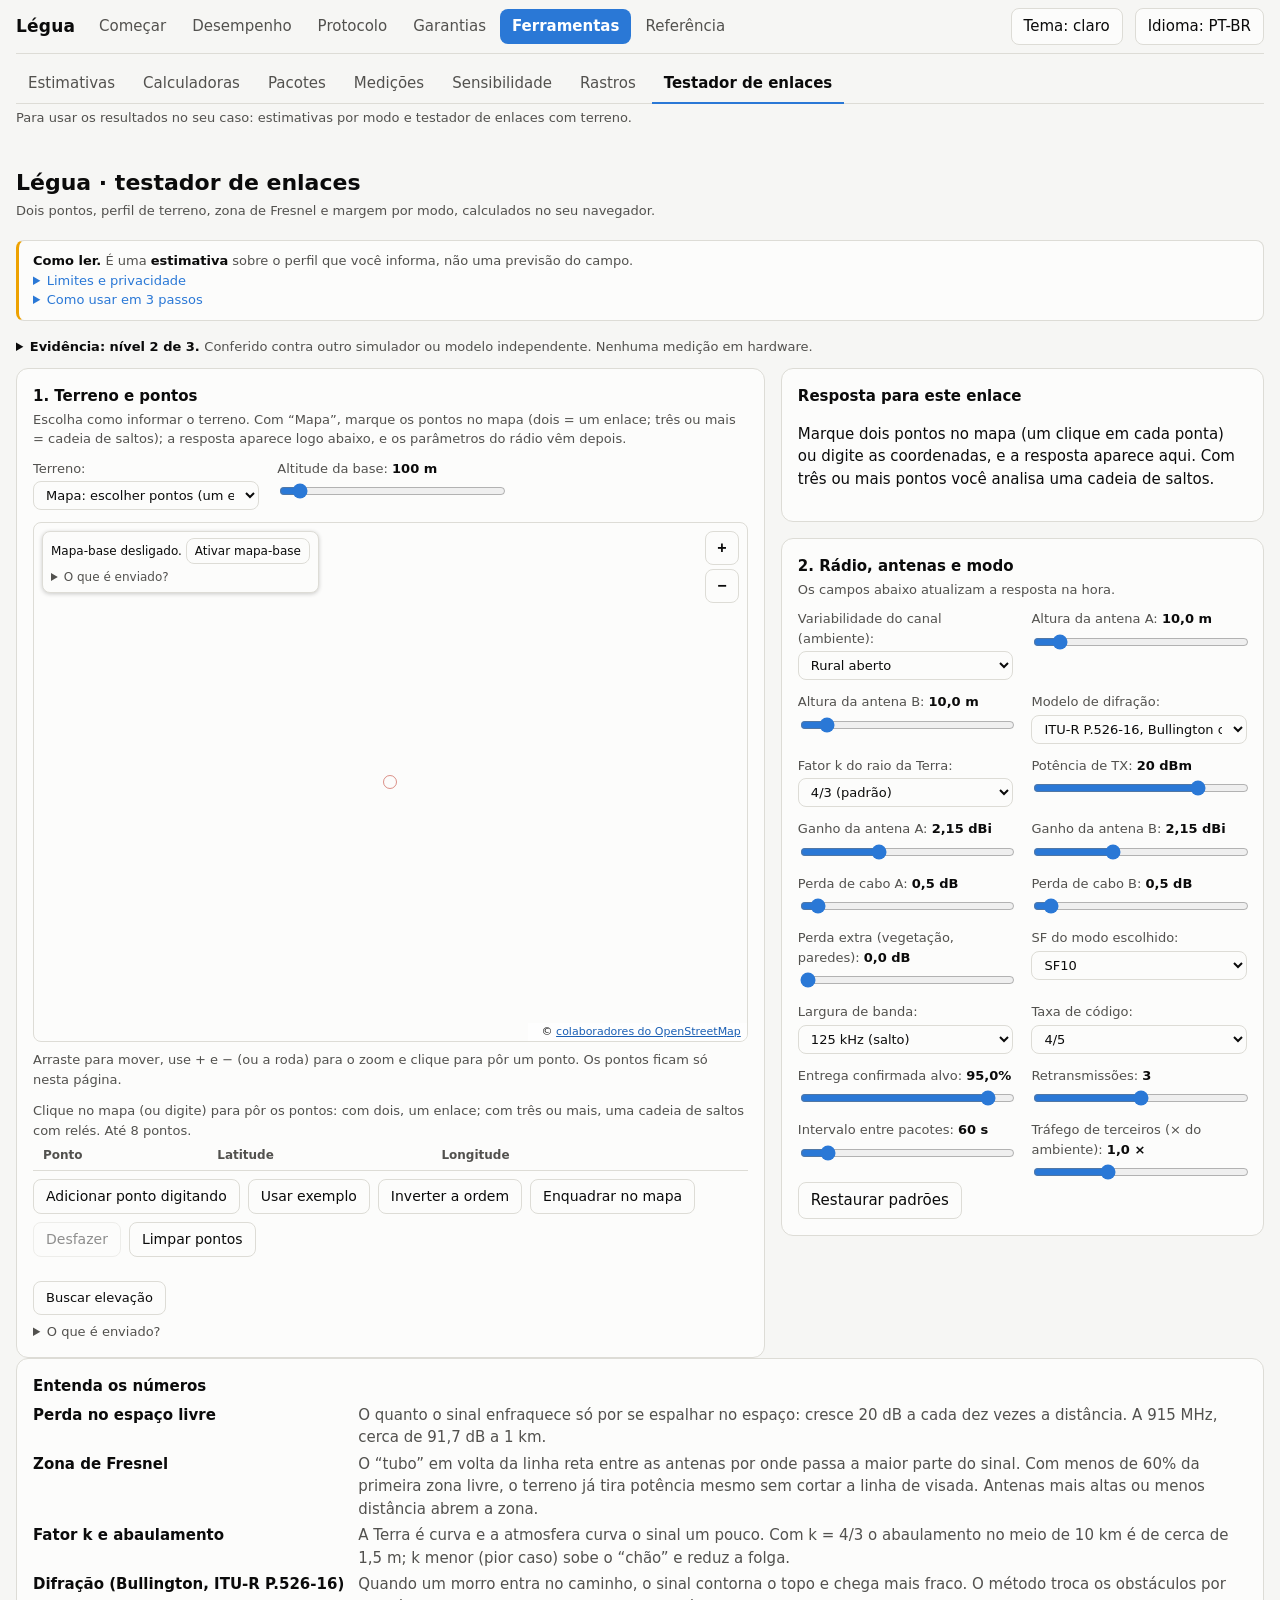
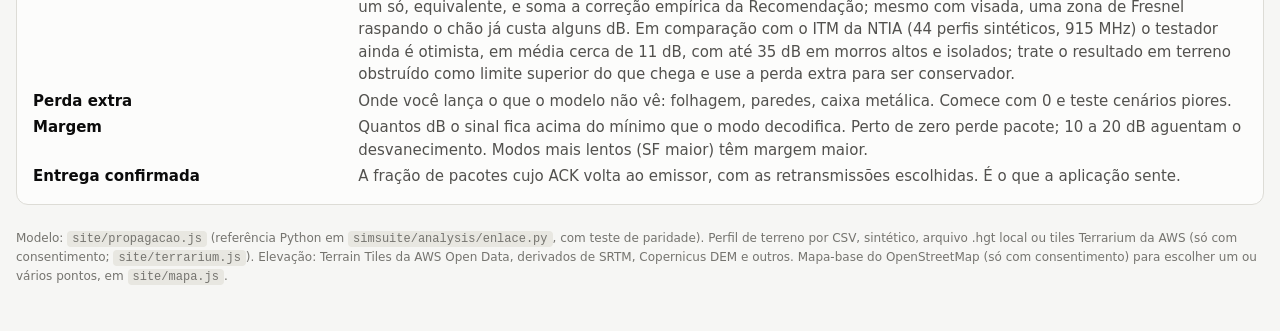
<file: site/enlace.html>
<!doctype html>
<html lang="pt-BR">
<head>
<meta charset="utf-8">
<meta name="viewport" content="width=device-width, initial-scale=1">
<title>Légua · Testador de enlaces</title>
<meta name="description" content="Testador de enlaces LoRa 915 MHz no navegador: perfil de terreno, zona de Fresnel, difração, margem por modo e estimativa da Légua. Nada sai do seu navegador.">
<link rel="stylesheet" href="style.css">
<link rel="manifest" href="manifest.webmanifest">
<meta name="theme-color" content="#2a78d6">
<link rel="icon" href="icone.svg" type="image/svg+xml">
</head>
<body>
<div class="wrap">
  <div id="gnav"></div>
  <header class="top">
    <div>
      <h1>Légua · testador de enlaces</h1>
      <p class="sub">Dois pontos, perfil de terreno, zona de Fresnel e margem por modo, calculados no seu navegador.</p>
    </div>
  </header>
  <div class="notice">
    <b>Como ler.</b> É uma <b>estimativa</b> sobre o perfil que você informa, não uma previsão do campo.
    <details><summary style="cursor:pointer;color:var(--accent)">Limites e privacidade</summary>
      Modelo: espaço livre, curvatura da Terra e difração pelo método de Bullington da ITU-R P.526-16 (§4.5.1), ligado ao
      estimador analítico da Légua. Vegetação, prédios, reflexão no solo e o canal real não estão no modelo, e os parâmetros do
      rádio vêm de simulação, sem medição em hardware. O perfil regulatório BR-2026 vem de fonte secundária e está
      <b>nao_verificado</b>; nada aqui afirma conformidade ou homologação. <b>Privacidade:</b> nenhum dado do formulário vai a
      servidor. As únicas exceções são a elevação pela internet e o mapa-base, que só agem quando você clica ou ativa, e enviam
      números de tiles (a região que você vê), nunca as coordenadas exatas. O perfil colado e as coordenadas ficam só nesta
      página e não vão para o endereço compartilhável.
    </details>
    <details><summary style="cursor:pointer;color:var(--accent)">Como usar em 3 passos</summary>
      <ol style="margin:6px 0 0;padding-left:20px">
        <li><b>Escolha o terreno:</b> plano ou morro para um teste rápido; ou “Mapa” para marcar os pontos do enlace (dois pontos
        = um enlace; três ou mais = uma cadeia de saltos com relés).</li>
        <li><b>Informe o rádio:</b> potência, antenas, altura dos mastros e o modo (SF e largura de banda). O resultado se atualiza na hora.</li>
        <li><b>Leia a resposta:</b> a primeira frase diz se o enlace fecha; a tabela mostra a margem de cada modo. Para ser
        conservador, aumente a “perda extra”.</li>
      </ol>
    </details>
  </div>
  <main id="app"></main>
  <footer>
    Modelo: <code>site/propagacao.js</code> (referência Python em <code>simsuite/analysis/enlace.py</code>, com teste de paridade).
    Perfil de terreno por CSV, sintético, arquivo .hgt local ou tiles Terrarium da AWS (só com consentimento; <code>site/terrarium.js</code>). Elevação: Terrain Tiles da AWS Open Data, derivados de SRTM, Copernicus DEM e outros. Mapa-base do OpenStreetMap (só com consentimento) para escolher um ou vários pontos, em <code>site/mapa.js</code>.
  </footer>
</div>
<script src="i18n_en.js"></script>
<script src="i18n.js"></script>
<script src="nav.js"></script>
<script src="evidencia.js"></script>
<script>LeguaNav.montar(document.getElementById("gnav"), { ativo: "enlace" }); (function () { var f = LeguaEvidencia.faixa("enlace"), n = document.querySelector(".notice"); if (f && n) n.parentNode.insertBefore(f, n.nextSibling); })();</script>
<script src="data.js"></script>
<script src="estimator.js"></script>
<script src="propagacao.js"></script>
<script src="terreno.js"></script>
<script src="terrarium.js"></script>
<script src="mapa.js"></script>
<script src="cobertura.js"></script>
<script src="enlace.js"></script>
<script src="enlace_pagina.js"></script>
</body>
</html>
</file>
<file: site/style.css>
:root {
  color-scheme: light;
  --bg: #f6f6f4;
  --surface: #fcfcfb;
  --border: #dddcd6;
  --grid: #e8e7e1;
  --text: #0b0b0b;
  --text-2: #52514e;
  --text-3: #75746f;
  --accent: #2a78d6;
  --s1: #2a78d6; --s2: #eb6834; --s3: #1baf7a; --s4: #eda100; --s5: #e87ba4;
  --ok: #0b6b3a; --bad: #a3231f; --warn: #8a5a00;
}
@media (prefers-color-scheme: dark) {
  :root:where(:not([data-theme="light"])) {
    color-scheme: dark;
    --bg: #121211; --surface: #1a1a19; --border: #33322f; --grid: #2a2a28;
    --text: #f0efec; --text-2: #c3c2b7; --text-3: #9a998f;
    --accent: #3987e5;
    --s1: #3987e5; --s2: #d95926; --s3: #199e70; --s4: #c98500; --s5: #d55181;
    --ok: #5fcf92; --bad: #f08a86; --warn: #e3b24a;
  }
}
:root[data-theme="dark"] {
  color-scheme: dark;
  --bg: #121211; --surface: #1a1a19; --border: #33322f; --grid: #2a2a28;
  --text: #f0efec; --text-2: #c3c2b7; --text-3: #9a998f;
  --accent: #3987e5;
  --s1: #3987e5; --s2: #d95926; --s3: #199e70; --s4: #c98500; --s5: #d55181;
  --ok: #5fcf92; --bad: #f08a86; --warn: #e3b24a;
}

* { box-sizing: border-box; }
html { -webkit-text-size-adjust: 100%; }
body {
  margin: 0; background: var(--bg); color: var(--text);
  font: 15px/1.5 system-ui, -apple-system, "Segoe UI", Roboto, sans-serif;
}
.wrap { max-width: 1040px; margin: 0 auto; padding: 0 16px 48px; }
header.top { padding: 24px 0 8px; display: flex; gap: 16px; align-items: flex-start; justify-content: space-between; flex-wrap: wrap; }
h1 { font-size: 22px; margin: 0 0 2px; font-weight: 650; }
.sub { color: var(--text-2); font-size: 13px; margin: 0; }
button, select { font: inherit; color: var(--text); }
.btn {
  background: var(--surface); border: 1px solid var(--border); border-radius: 8px;
  padding: 6px 12px; cursor: pointer;
}
.btn:hover { border-color: var(--text-3); }
.btn:focus-visible, select:focus-visible, .tab:focus-visible, .plot:focus-visible { outline: 2px solid var(--accent); outline-offset: 2px; }
.notice {
  background: var(--surface); border: 1px solid var(--border); border-left: 3px solid var(--s4);
  border-radius: 8px; padding: 10px 14px; margin: 12px 0 16px; font-size: 13px; color: var(--text-2);
}
.notice b { color: var(--text); }
nav.tabs { display: flex; gap: 4px; flex-wrap: wrap; border-bottom: 1px solid var(--border); margin-bottom: 16px; }
.tab {
  background: none; border: 0; border-bottom: 2px solid transparent; padding: 8px 12px; cursor: pointer;
  color: var(--text-2); margin-bottom: -1px;
}
.tab[aria-selected="true"] { color: var(--text); border-bottom-color: var(--accent); font-weight: 600; }
.tab:hover { color: var(--text); }
.controls { display: flex; gap: 16px; flex-wrap: wrap; align-items: center; margin: 0 0 12px; font-size: 14px; }
.controls label { display: flex; gap: 6px; align-items: center; color: var(--text-2); }
select { background: var(--surface); border: 1px solid var(--border); border-radius: 8px; padding: 5px 8px; }
.card {
  background: var(--surface); border: 1px solid var(--border); border-radius: 12px;
  padding: 16px; margin: 0 0 16px; min-width: 0;
}
.card h2 { font-size: 15px; margin: 0; font-weight: 650; }
.card .note { color: var(--text-2); font-size: 13px; margin: 2px 0 10px; }
.card-head { display: flex; justify-content: space-between; gap: 12px; align-items: flex-start; }
.card-head .btn { font-size: 12px; padding: 3px 9px; flex: none; }
.grid2 { display: grid; grid-template-columns: repeat(auto-fit, minmax(300px, 1fr)); gap: 16px; }
.grid2 .card { margin: 0; }
.stats { display: grid; grid-template-columns: repeat(auto-fit, minmax(150px, 1fr)); gap: 12px; margin-bottom: 16px; }
.stat { background: var(--surface); border: 1px solid var(--border); border-radius: 12px; padding: 12px 14px; }
.stat .v { font-size: 22px; font-weight: 650; font-variant-numeric: tabular-nums; }
.stat .l { font-size: 12px; color: var(--text-2); }
.legend { display: flex; flex-wrap: wrap; gap: 4px 16px; margin: 0 0 6px; font-size: 13px; color: var(--text-2); }
.legend span { display: inline-flex; align-items: center; gap: 6px; }
.chart { position: relative; width: 100%; }
.chart svg { display: block; width: 100%; height: auto; overflow: visible; }
.plot { outline: none; }
.axis text { fill: var(--text-2); font-size: 11px; }
.axis-title { fill: var(--text-3); font-size: 11px; }
.grid line { stroke: var(--grid); stroke-width: 1; }
.base-line { stroke: var(--border); stroke-width: 1; }
.lbl { fill: var(--text); font-size: 11.5px; }
.ln { fill: none; stroke-width: 2; stroke-linejoin: round; stroke-linecap: round; }
.mk { stroke: var(--surface); stroke-width: 2; }
.hair { stroke: var(--text-3); stroke-width: 1; stroke-dasharray: 3 3; }
.rowline { stroke: var(--grid); stroke-width: 3; stroke-linecap: round; }
.s1 { stroke: var(--s1); fill: var(--s1); } .s2 { stroke: var(--s2); fill: var(--s2); }
.s3 { stroke: var(--s3); fill: var(--s3); } .s4 { stroke: var(--s4); fill: var(--s4); }
.s5 { stroke: var(--s5); fill: var(--s5); }
.ln.s1, .ln.s2, .ln.s3, .ln.s4, .ln.s5 { fill: none; }
.mk.s1, .mk.s2, .mk.s3, .mk.s4, .mk.s5 { stroke: var(--surface); }
.tip {
  position: absolute; pointer-events: none; z-index: 5; background: var(--surface); color: var(--text);
  border: 1px solid var(--border); border-radius: 8px; padding: 8px 10px; font-size: 12.5px; min-width: 160px;
  box-shadow: 0 4px 16px rgba(0,0,0,.12); display: none;
}
.tip .th { font-weight: 600; margin-bottom: 4px; }
.tip .tr { display: flex; align-items: baseline; gap: 8px; margin: 2px 0; }
.tip .tv { font-weight: 650; font-variant-numeric: tabular-nums; }
.tip .tn { color: var(--text-2); }
.tip .te { color: var(--text-3); font-size: 11.5px; }
.tip svg.key { width: 18px; height: 8px; flex: none; align-self: center; overflow: visible; }
table { border-collapse: collapse; width: 100%; font-size: 13px; font-variant-numeric: tabular-nums; }
.tw { overflow-x: auto; }
th, td { text-align: left; padding: 6px 10px; border-bottom: 1px solid var(--border); white-space: nowrap; }
th { color: var(--text-2); font-weight: 600; font-size: 12px; }
td.n, th.n { text-align: right; }
.pill { display: inline-flex; gap: 5px; align-items: center; font-weight: 600; }
.pill.ok { color: var(--ok); } .pill.bad { color: var(--bad); } .pill.warn { color: var(--warn); }
footer { color: var(--text-3); font-size: 12px; margin-top: 24px; }
code { background: var(--grid); padding: 1px 5px; border-radius: 4px; font-size: 12px; }
@media (max-width: 560px) { .card { padding: 12px; } h1 { font-size: 19px; } }

.hdr-controls { display: flex; gap: 8px; align-items: center; flex-wrap: wrap; }
.seg { display: inline-flex; border: 1px solid var(--border); border-radius: 8px; overflow: hidden; background: var(--surface); }
.seg button { border: 0; background: none; padding: 6px 12px; cursor: pointer; color: var(--text-2); }
.seg button[aria-checked="true"] { background: var(--accent); color: #fff; font-weight: 600; }
.seg button:disabled { opacity: .45; cursor: not-allowed; }
.seg button:focus-visible { outline: 2px solid var(--accent); outline-offset: -2px; }
.scalebar { font-size: 13px; color: var(--text-2); margin: 0 0 12px; }
.badge { display: inline-block; border: 1px solid var(--border); border-radius: 999px; padding: 1px 9px; font-size: 12px; font-weight: 600; color: var(--text); margin-right: 6px; }
.badge.full { border-color: var(--accent); color: var(--accent); }
.form { display: grid; grid-template-columns: repeat(auto-fit, minmax(210px, 1fr)); gap: 12px 18px; }
.field { display: flex; flex-direction: column; gap: 3px; font-size: 13px; color: var(--text-2); }
.field .val { color: var(--text); font-weight: 600; font-variant-numeric: tabular-nums; }
.field input[type=range] { width: 100%; accent-color: var(--accent); }
.field input[type=number], .field select { width: 100%; background: var(--surface); border: 1px solid var(--border); border-radius: 8px; padding: 5px 8px; color: var(--text); }
.warn-card { border-left: 3px solid var(--s4); }

.disc h2 { font-size: 16px; }
.dgrid { display: grid; grid-template-columns: repeat(auto-fit, minmax(300px, 1fr)); gap: 14px 22px; }
.dblock h3 { font-size: 13px; margin: 0 0 4px; color: var(--text-2); text-transform: uppercase; letter-spacing: .04em; }
.dblock ul { margin: 0; padding-left: 18px; font-size: 13.5px; }
.dblock li { margin: 0 0 6px; }
.dblock.crit { border-left: 3px solid var(--s4); padding-left: 12px; }

/* explicações, diagramas e guia */
.expl { margin: 8px 0 12px; border: 1px solid var(--border); border-left: 3px solid var(--accent); border-radius: 8px; background: var(--bg); }
.expl > summary { cursor: pointer; padding: 7px 12px; font-weight: 600; color: var(--text-2); list-style-position: inside; }
.expl > summary:focus-visible { outline: 2px solid var(--accent); outline-offset: 2px; }
.expl-body { padding: 2px 14px 12px; font-size: 14px; }
.expl-body p { margin: 6px 0; }
.expl-body .att { color: var(--text-2); }
.sem-expl .expl { display: none; }
.dgm-wrap { margin: 8px 0 2px; max-width: 520px; }
.dgm { width: 100%; height: auto; display: block; }
.guide h3 { margin: 12px 0 4px; font-size: 15px; }
.guide-demo { border: 1px solid var(--border); border-radius: 8px; padding: 10px 14px; background: var(--bg); }
.guide .controls, .guide-demo .controls { display: flex; gap: 8px; flex-wrap: wrap; align-items: center; margin: 8px 0; }
.chk { display: inline-flex; gap: 4px; align-items: center; color: var(--text-2); font-size: 13px; }
.btn:disabled { opacity: .45; cursor: default; }
.qgrid { display: grid; grid-template-columns: repeat(auto-fill, minmax(230px, 1fr)); gap: 10px; }
.qcard { text-align: left; background: var(--bg); border: 1px solid var(--border); border-radius: 8px; padding: 10px 12px; cursor: pointer; display: flex; flex-direction: column; gap: 4px; }
.qcard:hover { border-color: var(--accent); }
.qcard:focus-visible { outline: 2px solid var(--accent); outline-offset: 2px; }
.qcard span { color: var(--text-2); font-size: 13px; }
.gfilter { width: 100%; max-width: 360px; padding: 6px 10px; border: 1px solid var(--border); border-radius: 8px; background: var(--bg); color: var(--text); font: inherit; margin: 6px 0; }
.gloss { display: grid; grid-template-columns: max-content 1fr; gap: 4px 14px; margin: 6px 0 0; }
.gloss dt { font-weight: 600; } .gloss dd { margin: 0; color: var(--text-2); }
@media (max-width: 560px) { .gloss { grid-template-columns: 1fr; } .gloss dd { margin-bottom: 6px; } }
th[title] { text-decoration: underline dotted var(--text-3); text-underline-offset: 3px; cursor: help; }

.decisao { border-left: 4px solid var(--accent); }
.decisao .controls { display: flex; gap: 8px; flex-wrap: wrap; align-items: center; margin: 8px 0 0; }
@media print {
  header.top .btn, #theme, #expl, #scale, nav, .tabs, .sem-impressao, .controls, .card-head .btn, .legend button { display: none !important; }
  body { background: #fff; color: #000; }
  .card, .stat { break-inside: avoid; box-shadow: none; border: 1px solid #999; background: #fff; }
  a[href]::after { content: ""; }
}
.codigo { background: var(--bg); border: 1px solid var(--border); border-radius: 8px; padding: 10px 12px; overflow-x: auto; font: 12px/1.45 ui-monospace, monospace; white-space: pre; margin: 8px 0; }

/* navegação comum (nav.js): barra de seções fixa no topo, subseções e descrição */
.gnav { position: sticky; top: 0; z-index: 20; display: flex; align-items: center; gap: 12px; padding: 8px 0; margin-top: 0; background: var(--bg); border-bottom: 1px solid var(--border); flex-wrap: wrap; }
.gnav-marca { font-weight: 700; font-size: 17px; color: var(--text); text-decoration: none; letter-spacing: .2px; }
.gnav-secoes { display: flex; gap: 2px; flex: 1; flex-wrap: wrap; }
.gnav-sec { padding: 6px 12px; border-radius: 8px; color: var(--text-2); text-decoration: none; }
.gnav-sec:hover { color: var(--text); background: var(--surface); }
.gnav-sec[aria-current="true"] { color: #fff; background: var(--accent); font-weight: 600; }
.gnav-sec:focus-visible, .tab:focus-visible, .gnav-marca:focus-visible { outline: 2px solid var(--accent); outline-offset: 2px; }
a.tab { text-decoration: none; display: inline-block; }
a.tab[aria-current="page"] { color: var(--text); border-bottom-color: var(--accent); font-weight: 600; }
#gnav nav.tabs { margin: 10px 0 4px; }
.gnav-desc { margin: 0 0 14px; color: var(--text-2); font-size: 13px; }
.passo { display: flex; justify-content: space-between; gap: 12px; margin: 20px 0 0; padding-top: 12px; border-top: 1px solid var(--border); }
.passo .btn { text-decoration: none; color: var(--text); }
@media (max-width: 560px) { .gnav { position: static; } .gnav-secoes { order: 3; flex-basis: 100%; } }
@media print { #gnav, .passo { display: none !important; } }

/* testador de enlaces: mapa e perfil à esquerda, resposta e rádio no painel à direita (tela larga) */
.layout-enlace { display: grid; gap: 16px; grid-template-columns: minmax(0, 1fr); align-items: start; }
.layout-enlace .col-a, .layout-enlace .col-b { display: contents; }
.layout-enlace .c-terreno { order: 1; } .layout-enlace .c-resposta { order: 2; } .layout-enlace .c-perfil { order: 3; } .layout-enlace .c-radio { order: 4; }
.layout-enlace > * > .card, .layout-enlace .c-resposta > .card, .layout-enlace .c-perfil > .card { margin-bottom: 0; }
.stats.painel { grid-template-columns: repeat(auto-fit, minmax(130px, 1fr)); }
.stats.painel .stat:nth-child(1) .v, .stats.painel .stat:nth-child(2) .v { font-size: 28px; }
@media (min-width: 1100px) {
  .wrap:has(.layout-enlace) { max-width: 1320px; }
  .layout-enlace { grid-template-columns: minmax(0, 1.55fr) minmax(340px, 1fr); }
  .layout-enlace .col-a, .layout-enlace .col-b { display: flex; flex-direction: column; gap: 16px; min-width: 0; }
  .layout-enlace .c-terreno, .layout-enlace .c-resposta, .layout-enlace .c-perfil, .layout-enlace .c-radio { order: 0; }
}
.layout-enlace .c-resposta, .layout-enlace .c-perfil { display: flex; flex-direction: column; gap: 16px; min-width: 0; }
.layout-enlace .c-resposta:empty, .layout-enlace .c-perfil:empty { display: none; }

/* alvos de toque: em telas sensíveis ao toque os botões e abas têm pelo menos 44 px (recomendação de acessibilidade) */
.mapa-btn { width: 34px; height: 34px; padding: 0; font: 600 16px/1 sans-serif; }
@media (pointer: coarse) {
  .mapa-btn { width: 44px; height: 44px; font-size: 18px; }
  .btn, .gnav-sec, .tab { min-height: 44px; display: inline-flex; align-items: center; }
  .seg button { min-height: 44px; }
  .gnav-sec, .tab { padding-top: 10px; padding-bottom: 10px; }
}
abbr[title] { cursor: help; }
.sigla-dica { display: block; margin: 4px 0; padding: 6px 8px; border: 1px solid var(--border); border-radius: 6px; background: var(--surface); color: var(--text-2); font-size: 12px; }

/* aba Especificação: em tela estreita, índice em cima e texto embaixo; blocos de código e tabelas rolam na horizontal */
.spec-texto pre, .spec-texto table { max-width: 100%; overflow-x: auto; display: block; }
.spec-texto pre { white-space: pre; }
@media (max-width: 760px) {
  .spec-leitor { grid-template-columns: minmax(0, 1fr) !important; }
  .spec-leitor > nav { position: static !important; max-height: 30vh !important; }
}
</file>
